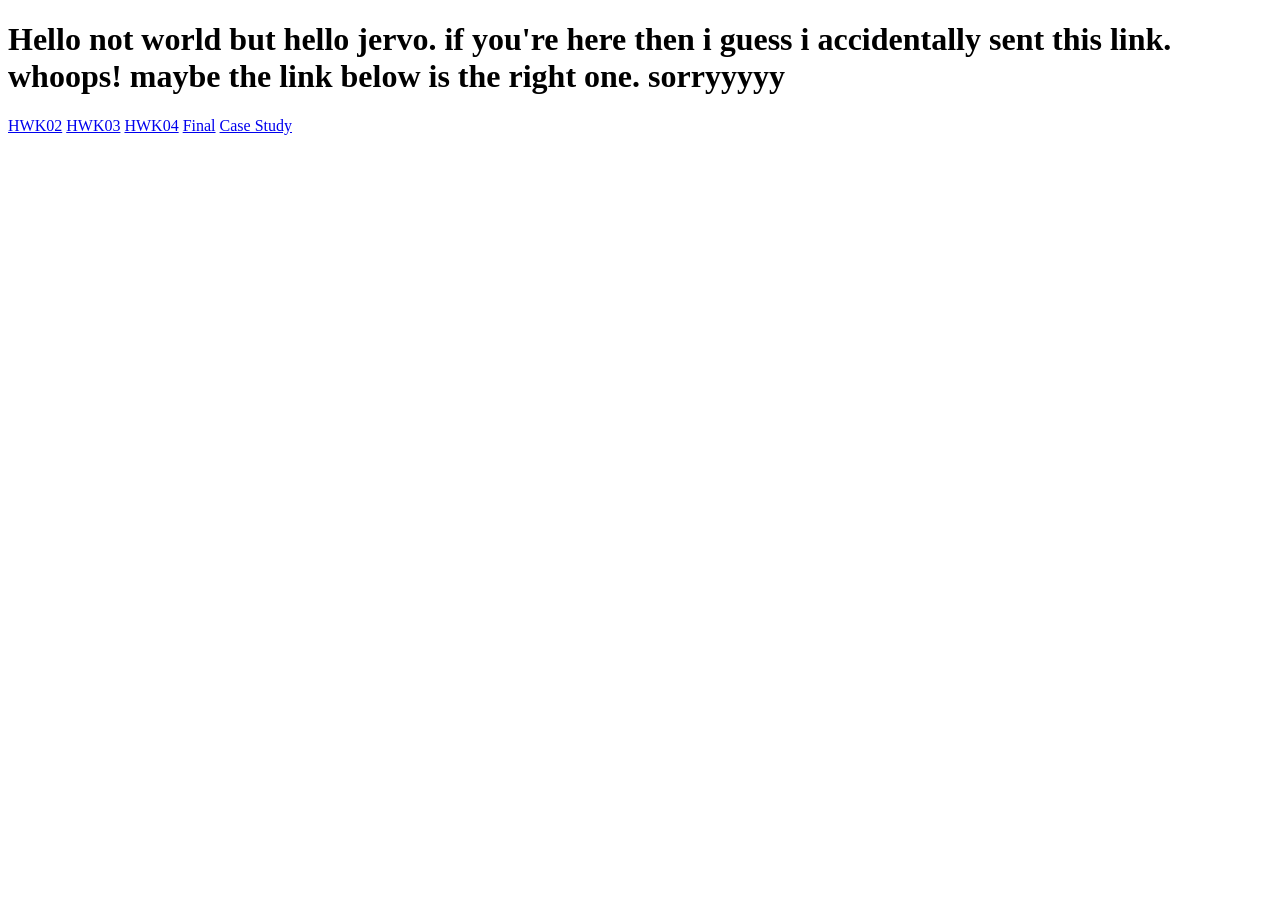
<file: index.html>
<!DOCTYPE html>
<html lang="en">
<head>
    <meta charset="UTF-8">
    <meta name="viewport" content="width=device-width, initial-scale=1.0">
    <title>Document</title>
</head>
<body>
    <h1>Hello not world but hello jervo. if you're here then i guess i accidentally sent this link. whoops! maybe the link below is the right one. sorryyyyy</h1>
    <a href="/HWK02/index.html">HWK02</a>
    <a href="/HWK03/index.html">HWK03</a>
    <a href="/HWK04/index.html">HWK04</a>
    <a href="/final/index.html">Final</a>
    <a href="/final/case-study/index.html">Case Study</a>
</body>
</html>
</file>
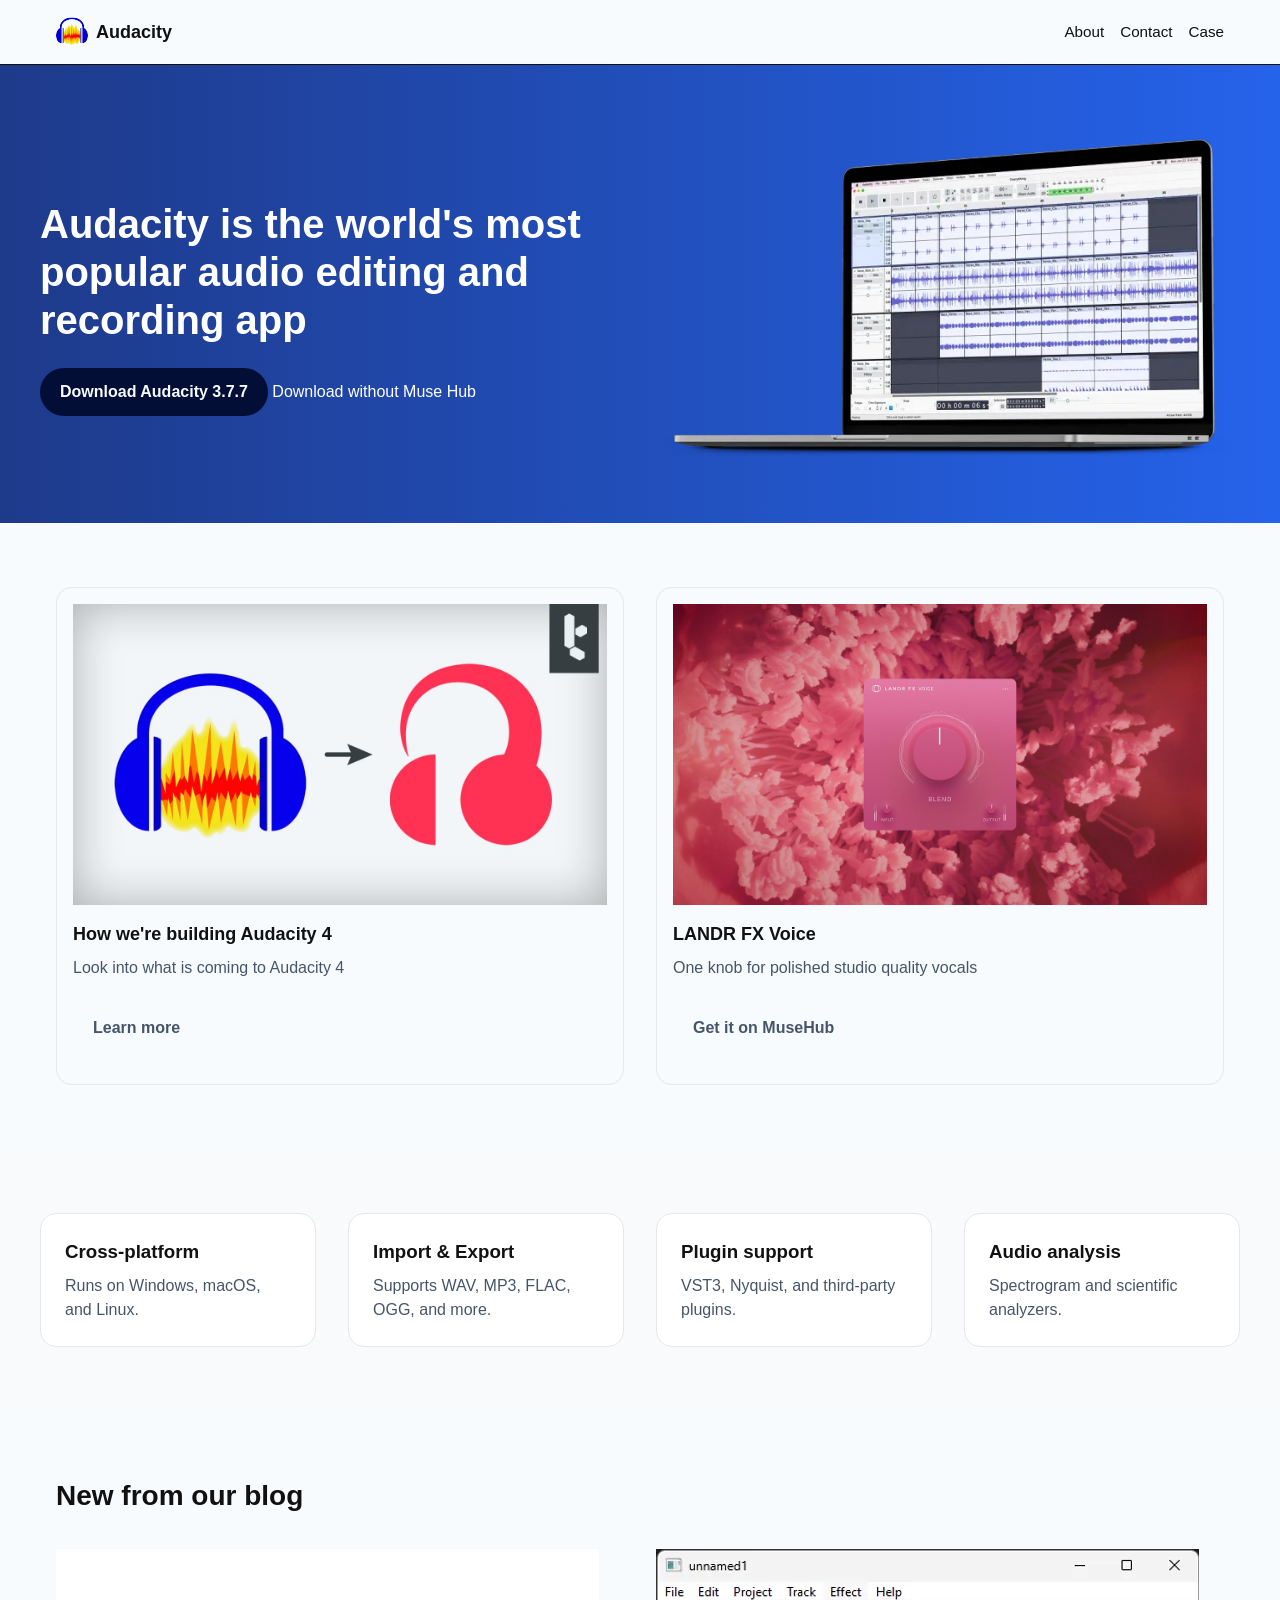
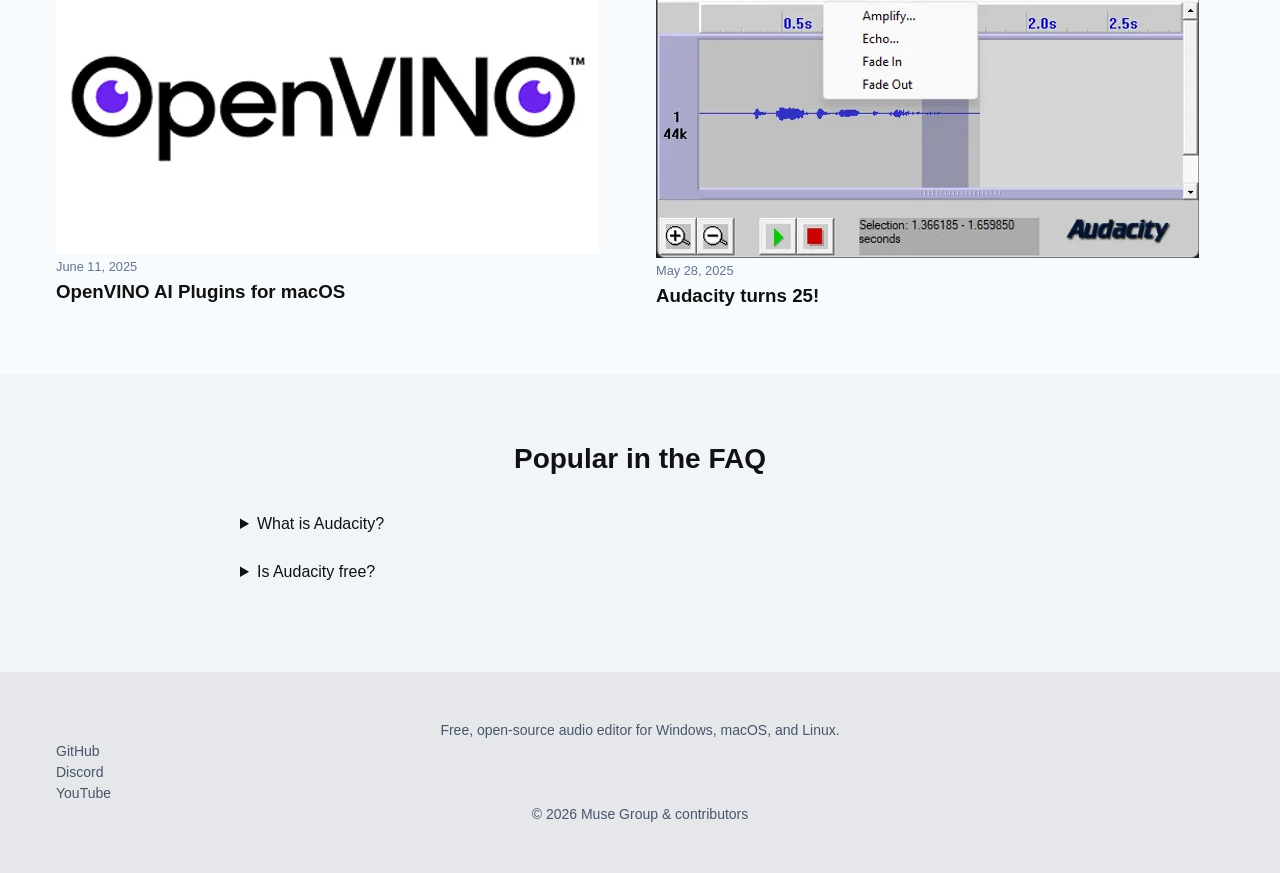
<file: Final/index.html>
<!DOCTYPE html>
<html lang="en">
<head>
  <meta charset="UTF-8" />
  <meta name="viewport" content="width=device-width, initial-scale=1" />
  <title>Final</title>

  <link rel="stylesheet" href="normalize.css"/>
  <link rel="stylesheet" href="styles.css" />

  <meta
    name="description"
    content="Audacity is the world's most popular audio editing and recording app."
  />
</head>

<body id="top">
  <a class="skip-to-content" href="#main">Skip to content</a>

  <!-- HEADER -->
  <header>
    <nav class="nav" aria-label="Primary Navigation">

      <!-- Brand -->
      <ul class="nav-left" aria-label="Brand">
        <li aria-label="Audacity Home">
          <a href="index.html">
            <img
              src="images/Audacity_Logo.DK8H7nvr.svg"
              alt="Audacity logo"
              aria-label="Hero image of a Laptop with Audacity software"
            />
            Audacity
          </a>
        </li>
      </ul>

      <!-- Main Links -->
      <!-- <ul class="nav-center" aria-label="Main Navigation Links">
        <li aria-label="About"><a href="#">About</a></li>
        <li aria-label="Contact Us"><a href="#">Contact</a></li>
      </ul> -->

      <!--REMOVEEEEEEEEEEEEEEEEEE-->
      <!-- Account Links -->
      <ul class="nav-right" aria-label="Main Navigation Links">
        <li aria-label="About"><a href="about.html">About</a></li>
        <li aria-label="Contact Us"><a href="contact.html">Contact</a></li>
        <li aria-label="Case Study"><a href="case-study/index.html">Case</a></li>
      </ul>

    </nav>
  </header>

  <!--  MAIN  -->
  <main id="main">

    <!--  HERO  -->
    <section class="hero">
      <section class="hero-content">

        <article class="hero-text">
          <h1>
            Audacity is the world's most popular audio editing and recording app
          </h1>

          <p class="button primary" href="">
            Download Audacity 3.7.7
          </p>

          <p class="text-link" href="">
            Download without Muse Hub
          </p>
        </article>

        <figure class="hero-image">
          <img
            src="images/HeroBannerImage.BT1jp_L7_AJsjM.webp"
            alt="Audacity app on a laptop"
          />
        </figure>

      </section>
    </section>

    <!--  VIDEOS  -->
    <section class="videos" aria-labelledby="videos-heading">
      <h2 id="videos-heading" class="visually-hidden">Featured Videos</h2>

      <article class="video-card">
        <img
          src="images/video-1.jpg"
          alt="How we're building Audacity 4 video thumbnail"
        />
        <h3>How we're building Audacity 4</h3>
        <p>Look into what is coming to Audacity 4</p>
        <p href="" class="button">
          Learn more
        </p>
      </article>

      <article class="video-card">
        <img
          src="images/video-2.jpg"
          alt="LANDR FX Voice plugin video thumbnail"
        />
        <h3>LANDR FX Voice</h3>
        <p>One knob for polished studio quality vocals</p>
        <p href="" class="button">
          Get it on MuseHub
        </p>
      </article>
    </section>

    <!--  FEATURES  -->
    <section class="features" aria-labelledby="features-heading">
      <h2 id="features-heading" class="visually-hidden">All you need to create</h2>

      <section class="feature-grid">
        <article class="feature-card">
          <h3>Cross-platform</h3>
          <p>Runs on Windows, macOS, and Linux.</p>
        </article>

        <article class="feature-card">
          <h3>Import & Export</h3>
          <p>Supports WAV, MP3, FLAC, OGG, and more.</p>
        </article>

        <article class="feature-card">
          <h3>Plugin support</h3>
          <p>VST3, Nyquist, and third-party plugins.</p>
        </article>

        <article class="feature-card">
          <h3>Audio analysis</h3>
          <p>Spectrogram and scientific analyzers.</p>
        </article>
      </section>
    </section>

    <!--  BLOG  -->
    <section class="blog">
      <h2>
        New from our blog
      </h2>

      <section class="blog-grid">
        <article class="blog-card">
          <img
            src="images/openvino-logo.g7zKvwM-_2plvuq.webp"
            alt="OpenVINO logo"
          />
          <small>June 11, 2025</small>
          <h3>OpenVINO AI Plugins for macOS</h3>
        </article>

        <article class="blog-card">
          <img
            src="images/audacity-0.8.BLUesJEs_8E0D4.webp"
            alt="Audacity logo"
          />
          <small>May 28, 2025</small>
          <h3>Audacity turns 25!</h3>
        </article>
      </section>
    </section>

    <!--  FAQ  -->
    <section class="faq">
      <h2>Popular in the FAQ</h2>

      <details class="faq-item">
        <summary>What is Audacity?</summary>
        <p>
          Audacity is a free, open-source audio editor for recording and editing sound.
        </p>
      </details>

      <details class="faq-item">
        <summary>Is Audacity free?</summary>
        <p>Yes. Always free and open source.</p>
      </details>
    </section>

  </main>

  <!-- FOOTER -->
  <footer aria-label="Footer">

    <section class="footer-first">
      <p class="footer-text">
        Free, open-source audio editor for Windows, macOS, and Linux.
      </p>
    </section>

    <section aria-label="Footer Navigation">

      <ul aria-label="Return to Top">
        <li aria-label="Skip to top link">
          <a href="#top" class="skip-link-footer">
            Skip to top
          </a>
        </li>
      </ul>

      <ul aria-label="Social Media Links">
        <li aria-label="GitHub"><p class="icon" href="">GitHub</p></li>
        <li aria-label="Discord"><p class="icon" href="">Discord</p></li>
        <li aria-label="YouTube"><p class="icon" href="">YouTube</p></li>
      </ul>

    </section>

    <p class="copyright">
      © 2026 Muse Group & contributors
    </p>

  </footer>

</body>
</html>
</file>
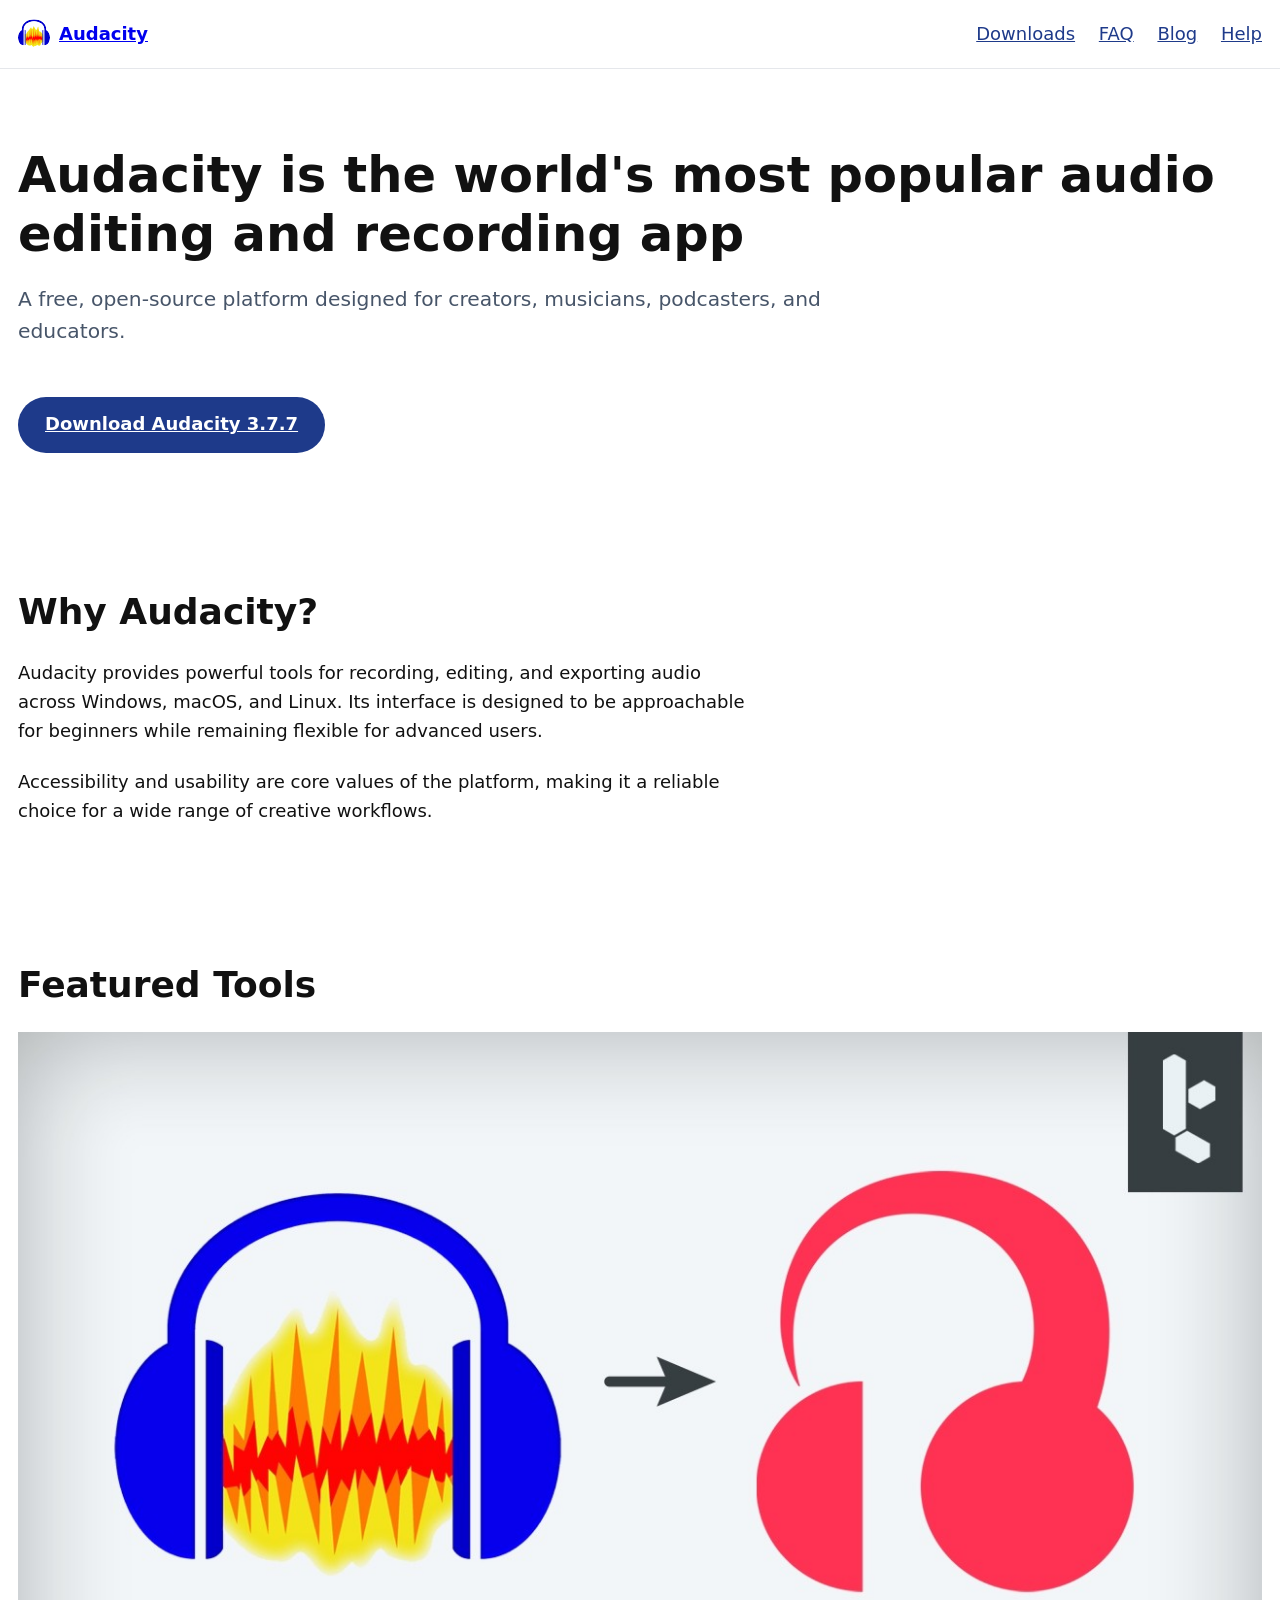
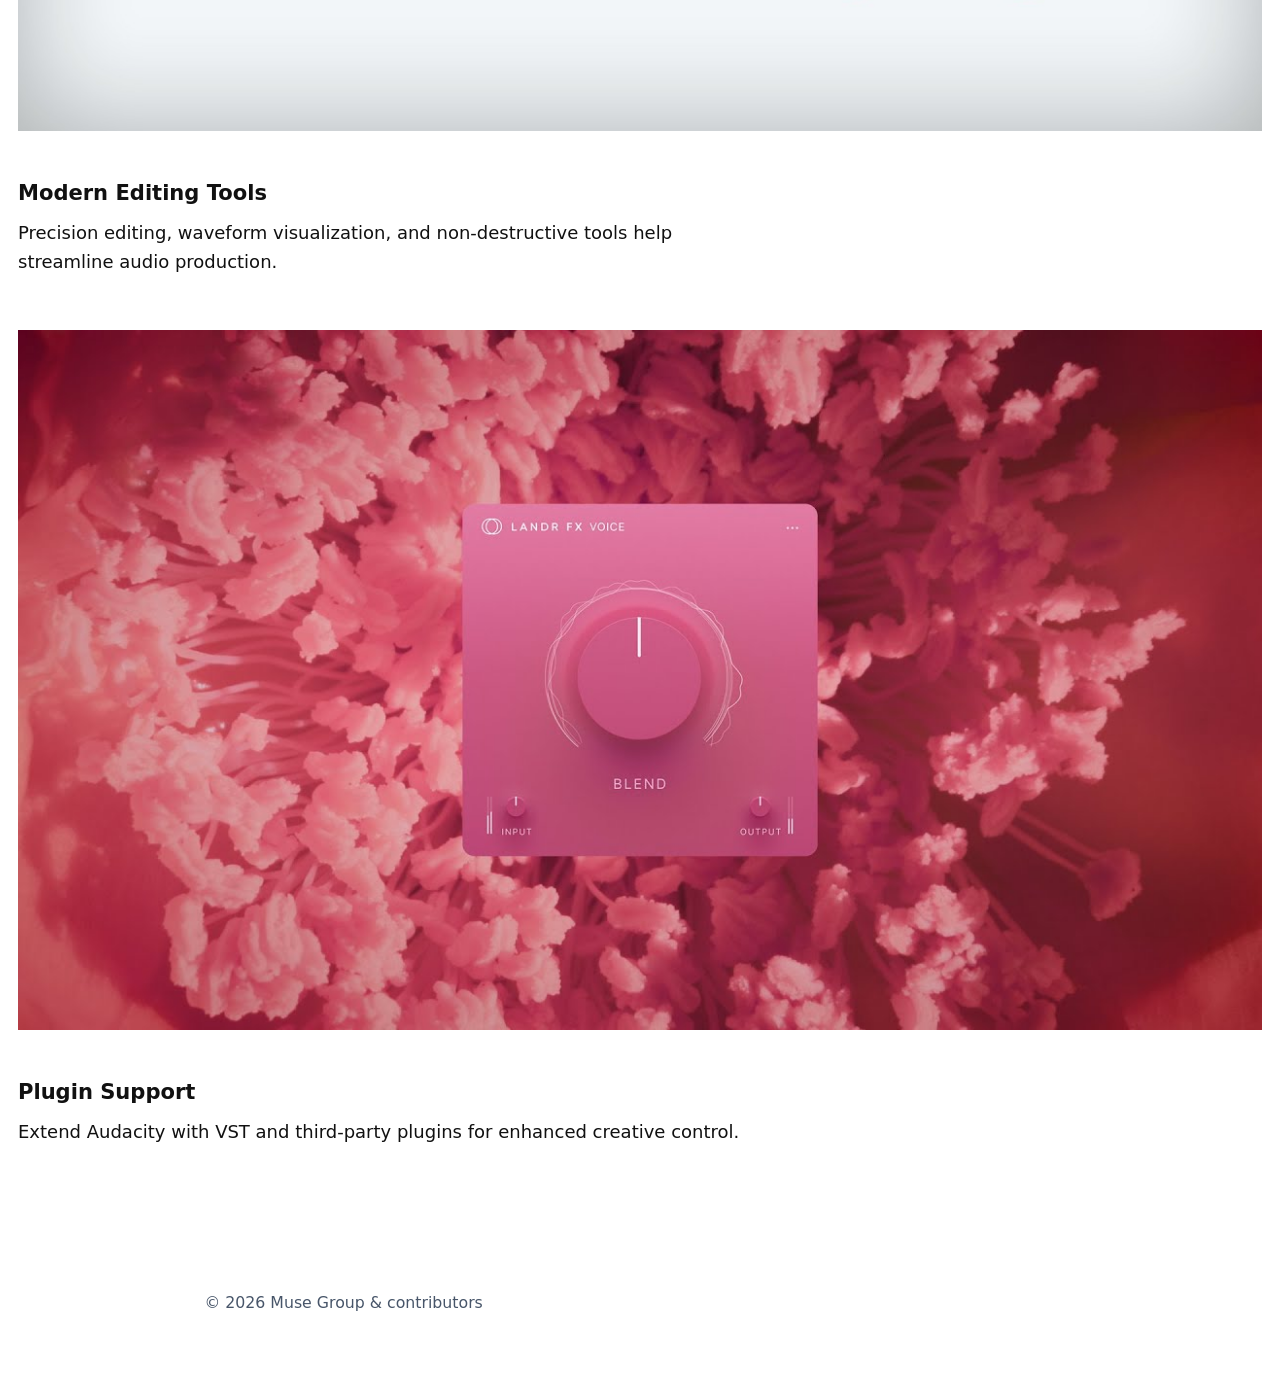
<file: HWK02/index.html>
<!DOCTYPE html>
<html lang="en">
<head>
  <meta charset="UTF-8" />
  <meta name="viewport" content="width=device-width" />

  <!--<title>Audacity ® | Free Audio editor, recorder, music making and more!</title>-->
  <title>HWK02</title>

  <link rel="stylesheet" href="styles.css" />

  <link rel="icon" href="index_files/favicon.ico" sizes="48x48" />
  <link rel="icon" href="index_files/favicon.svg" sizes="any" type="image/svg+xml" />
  <link rel="apple-touch-icon" href="index_files/apple-touch-icon.png" />

  <meta
    name="description"
    content="Audacity is the world's most popular audio editing and recording app."
  />
</head>

<body>

  <!-- Skip Navigation -->
  <a class="skip-to-content" href="#main">Skip to main content</a>

  <!-- Header -->
  <header>
    <nav class="nav">
      <a class="logo" href="#">
        <img
          src="index_files/Audacity_Logo.DK8H7nvr.svg"
          alt="Audacity logo"
        />
        <span>Audacity</span>
      </a>

      <div class="nav-links">
        <a href="#">Downloads</a>
        <a href="#">FAQ</a>
        <a href="#">Blog</a>
        <a href="#">Help</a>
      </div>
    </nav>
  </header>

  <!-- Main Content -->
  <main id="main">

    <!-- Hero -->
    <section class="hero">
      <h1>
        Audacity is the world's most popular audio editing and recording app
      </h1>

      <p class="hero-intro">
        A free, open-source platform designed for creators, musicians,
        podcasters, and educators.
      </p>

      <a href="#" class="button primary">
        Download Audacity 3.7.7
      </a>
    </section>

    <!-- Content Section -->
    <section class="content">
      <h2>Why Audacity?</h2>

      <p>
        Audacity provides powerful tools for recording, editing, and exporting
        audio across Windows, macOS, and Linux. Its interface is designed to be
        approachable for beginners while remaining flexible for advanced users.
      </p>

      <p>
        Accessibility and usability are core values of the platform, making it a
        reliable choice for a wide range of creative workflows.
      </p>
    </section>

    <!-- Media Section -->
    <section class="media">
      <h2>Featured Tools</h2>

      <article>
        <img
          src="index_files/video-1.jpg"
          alt="Preview image showing Audacity audio editing interface"
        />
        <h3>Modern Editing Tools</h3>
        <p>
          Precision editing, waveform visualization, and non-destructive tools
          help streamline audio production.
        </p>
      </article>

      <article>
        <img
          src="index_files/video-2.jpg"
          alt="Preview image of LANDR FX Voice plugin"
        />
        <h3>Plugin Support</h3>
        <p>
          Extend Audacity with VST and third-party plugins for enhanced creative
          control.
        </p>
      </article>
    </section>

  </main>

  <!-- Footer -->
  <footer>
    <p>
      © 2026 Muse Group & contributors
    </p>
  </footer>

</body>
</html>
</file>
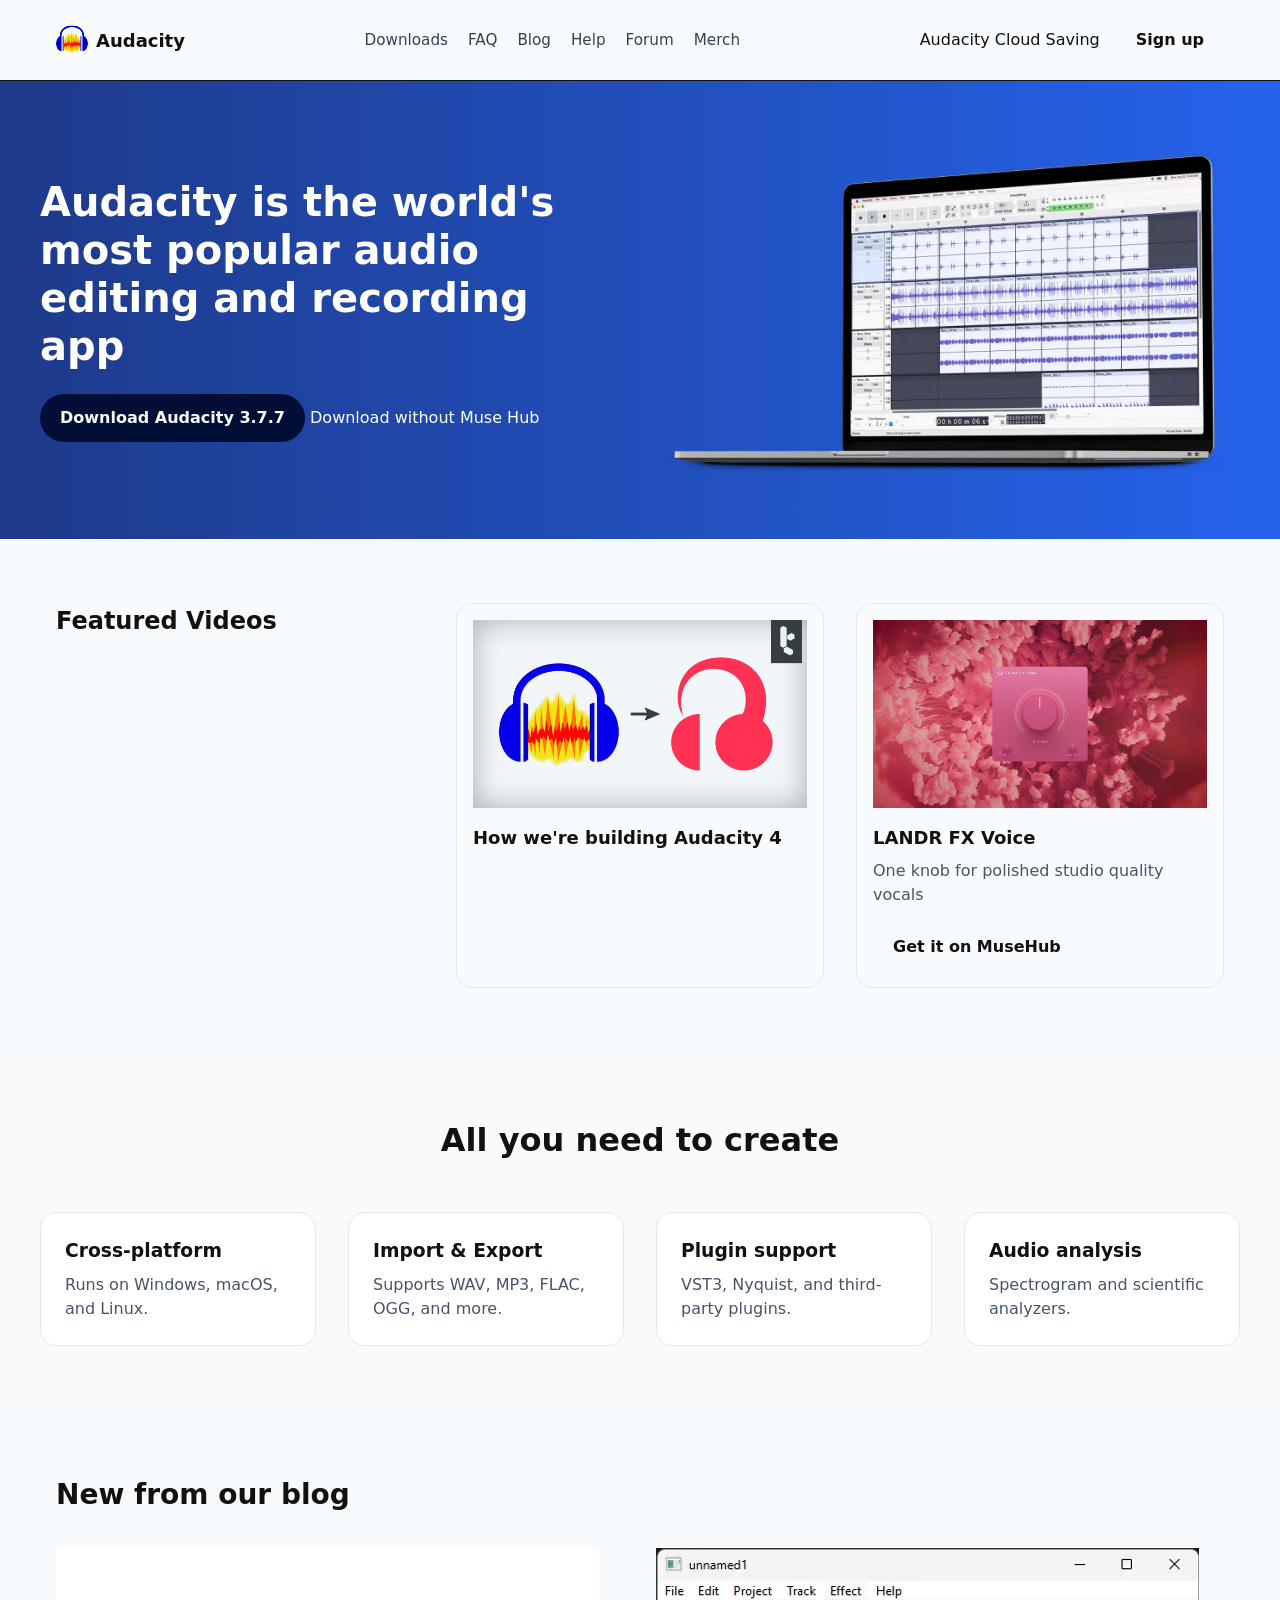
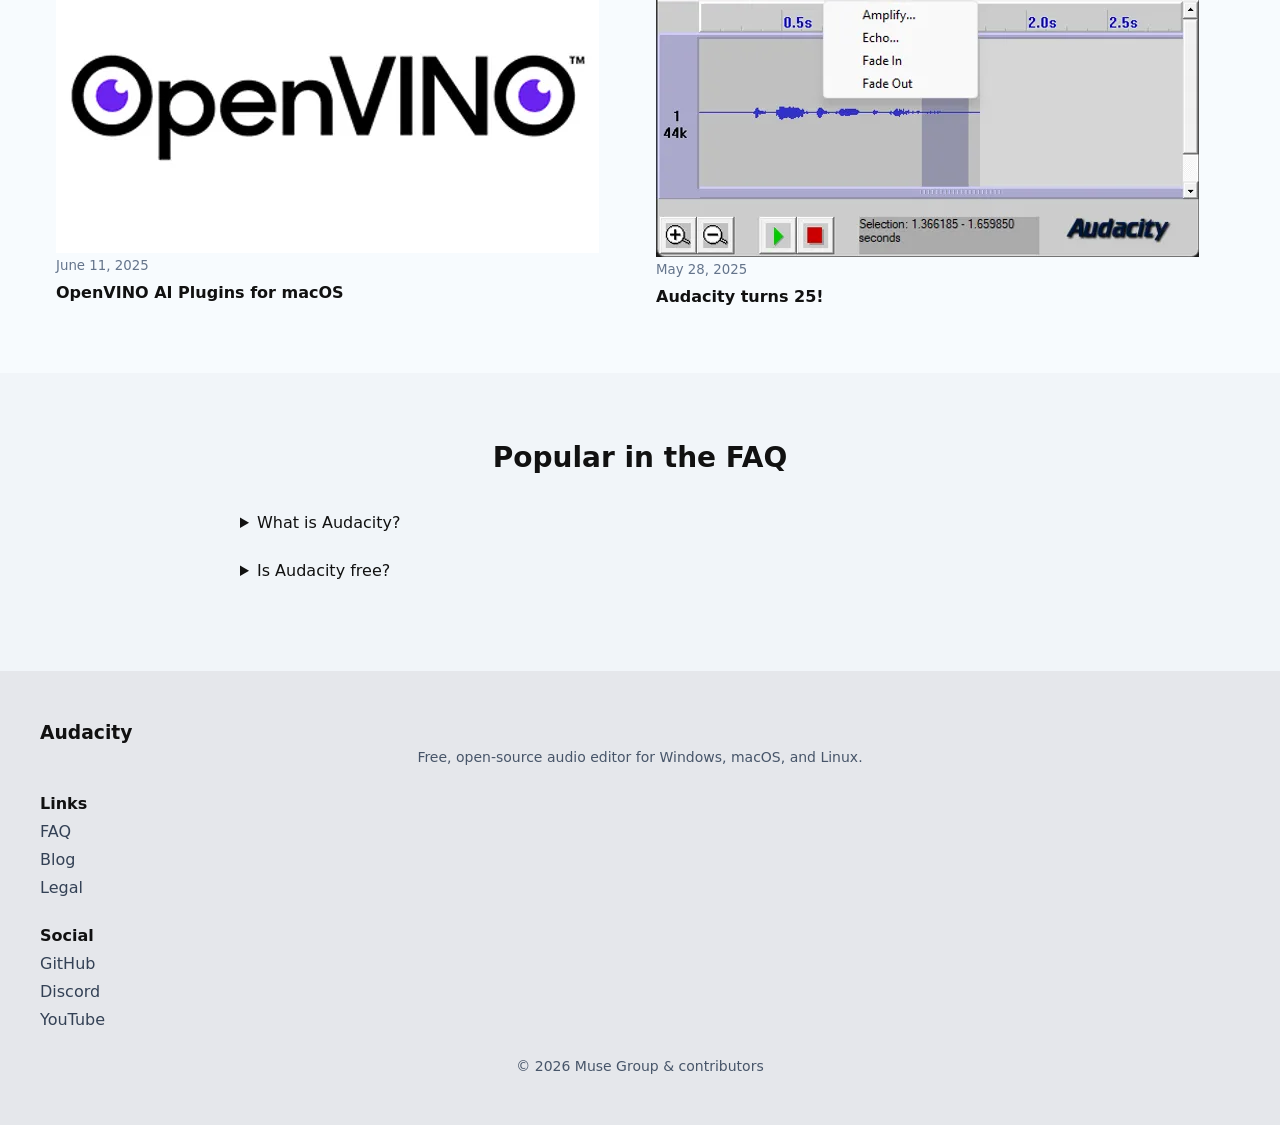
<file: HWK03/index.html>
<!DOCTYPE html>
<html lang="en">
<head>
  <meta charset="UTF-8" />
  <meta name="viewport" content="width=device-width, initial-scale=1" />

  <!--<title>Audacity ® | Free Audio editor, recorder, music making and more!</title>-->
  <title>HWK03</title>

  <link rel="stylesheet" href="styles.css" />

  <link rel="icon" href="index_files/favicon.ico" sizes="48x48" />
  <link rel="icon" href="index_files/favicon.svg" sizes="any" type="image/svg+xml" />
  <link rel="apple-touch-icon" href="index_files/apple-touch-icon.png" />

  <meta
    name="description"
    content="Audacity is the world's most popular audio editing and recording app."
  />
</head>

<body>
  <a class="skip-to-content" href="#main">Skip to content</a>

  <!--  HEADER  -->
  <header>
    <nav class="nav" aria-label="Primary Navigation">

      <ul class="nav-left">
        <li>
          <a href="/">
            <img
              src="index_files/Audacity_Logo.DK8H7nvr.svg"
              alt="Audacity logo"
            />
            <span>Audacity</span>
          </a>
        </li>
      </ul>

      <ul class="nav-center">
        <li><a href="#">Downloads</a></li>
        <li><a href="#">FAQ</a></li>
        <li><a href="#">Blog</a></li>
        <li><a href="#">Help</a></li>
        <li><a href="#">Forum</a></li>
        <li><a href="#">Merch</a></li>
      </ul>

      <ul class="nav-right">
        <li><a href="#">Audacity Cloud Saving</a></li>
        <li>
          <a href="#" class="button">
            Sign up
          </a>
        </li>
      </ul>

    </nav>
  </header>

  <!--  MAIN  -->
  <main id="main">

    <!--  HERO  -->
    <section class="hero">
      <div class="hero-content">

        <article class="hero-text">
          <h1>
            Audacity is the world's most popular audio editing and recording app
          </h1>

          <a class="button primary" href="#">
            Download Audacity 3.7.7
          </a>

          <a class="text-link" href="#">
            Download without Muse Hub
          </a>
        </article>

        <figure class="hero-image">
          <img
            src="index_files/HeroBannerImage.BT1jp_L7_AJsjM.webp"
            alt="Audacity app on a laptop"
          />
        </figure>

      </div>
    </section>

    <!-- VIDEOS -->
    <section class="videos" aria-labelledby="videos-heading">
      <h2 id="videos-heading" class="visually-hidden">Featured Videos</h2>

      <article class="video-card">
        <img
          src="index_files/video-1.jpg"
          alt="How we're building Audacity 4 video thumbnail"
        />
        <h3>How we're building Audacity 4</h3>
      </article>

      <article class="video-card">
        <img
          src="index_files/video-2.jpg"
          alt="LANDR FX Voice plugin video thumbnail"
        />
        <h3>LANDR FX Voice</h3>
        <p>One knob for polished studio quality vocals</p>
        <a href="https://www.musehub.com/plugin/landr-fx-voice" class="button">
          Get it on MuseHub
        </a>
      </article>
    </section>

    <!-- FEATURES -->
    <section class="features">
      <h2>All you need to create</h2>

      <div class="feature-grid">
        <article class="feature-card">
          <h3>Cross-platform</h3>
          <p>Runs on Windows, macOS, and Linux.</p>
        </article>

        <article class="feature-card">
          <h3>Import & Export</h3>
          <p>Supports WAV, MP3, FLAC, OGG, and more.</p>
        </article>

        <article class="feature-card">
          <h3>Plugin support</h3>
          <p>VST3, Nyquist, and third-party plugins.</p>
        </article>

        <article class="feature-card">
          <h3>Audio analysis</h3>
          <p>Spectrogram and scientific analyzers.</p>
        </article>
      </div>
    </section>

    <!--  BLOG  -->
    <section class="blog">
      <h2>
        New from our <a href="#">blog</a>
      </h2>

      <div class="blog-grid">
        <article class="blog-card">
          <img
            src="index_files/openvino-logo.g7zKvwM-_2plvuq.webp"
            alt="OpenVINO logo"
          />
          <small>June 11, 2025</small>
          <h4>OpenVINO AI Plugins for macOS</h4>
        </article>

        <article class="blog-card">
          <img
            src="index_files/audacity-0.8.BLUesJEs_8E0D4.webp"
            alt="Audacity logo"
          />
          <small>May 28, 2025</small>
          <h4>Audacity turns 25!</h4>
        </article>
      </div>
    </section>

    <!--  FAQ  -->
    <section class="faq">
      <h2>Popular in the FAQ</h2>

      <details class="faq-item">
        <summary>What is Audacity?</summary>
        <p>
          Audacity is a free, open-source audio editor for recording and editing sound.
        </p>
      </details>

      <details class="faq-item">
        <summary>Is Audacity free?</summary>
        <p>
          Yes. Always free and open source.
        </p>
      </details>
    </section>

  </main>

  <!--  FOOTER  -->
  <footer role="contentinfo">
    <div class="footer-about">
      <h3>Audacity</h3>
      <p>
        Free, open-source audio editor for Windows, macOS, and Linux.
      </p>
    </div>

    <div class="footer-links">
      <h4>Links</h4>
      <a href="#">FAQ</a>
      <a href="#">Blog</a>
      <a href="#">Legal</a>
    </div>

    <div class="footer-social">
      <h4>Social</h4>
      <a href="#">GitHub</a>
      <a href="#">Discord</a>
      <a href="#">YouTube</a>
    </div>

    <p class="copyright">
      © 2026 Muse Group & contributors
    </p>
  </footer>

</body>
</html>
</file>
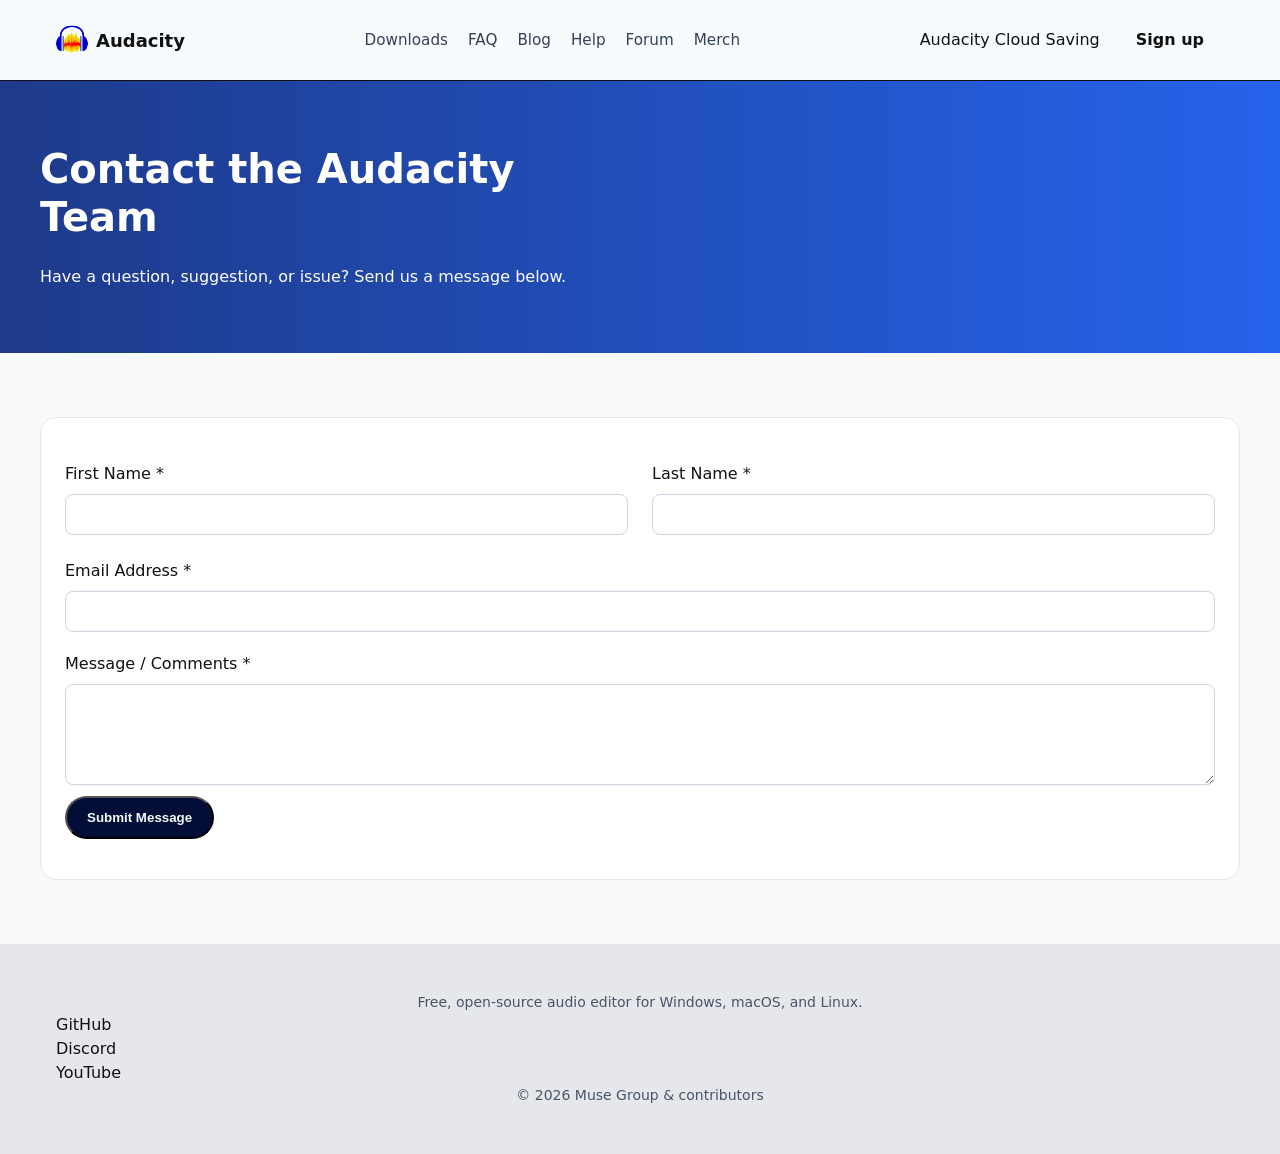
<file: HWK04/index.html>
<!DOCTYPE html>
<html lang="en">
<head>
  <meta charset="UTF-8" />
  <meta name="viewport" content="width=device-width, initial-scale=1" />
  <!--<title>Contact | Audacity</title>-->
  <title>HWK04</title>

  <link rel="stylesheet" href="styles.css" />
  
</head>

<body id="top">

  <a class="skip-to-content" href="#main">Skip to content</a>

  <!-- HEADER -->
  <header>
    <nav class="nav" aria-label="Primary Navigation">

      <ul class="nav-left" aria-label="Brand">
        <li aria-label="Audacity Home">
          <a href="index.html">
            <img
              src="index_files/Audacity_Logo.DK8H7nvr.svg"
              alt="Audacity logo"
            />
            Audacity
          </a>
        </li>
      </ul>

      <ul class="nav-center" aria-label="Main Navigation Links">
        <li aria-label="Downloads"><a href="#">Downloads</a></li>
        <li aria-label="Frequently Asked Questions"><a href="#">FAQ</a></li>
        <li aria-label="Blog"><a href="#">Blog</a></li>
        <li aria-label="Help"><a href="#">Help</a></li>
        <li aria-label="Forum"><a href="#">Forum</a></li>
        <li aria-label="Merchandise"><a href="#">Merch</a></li>
      </ul>

      <ul class="nav-right" aria-label="Account and User Links">
        <li aria-label="Audacity Cloud Saving">
          <a href="#">Audacity Cloud Saving</a>
        </li>
        <li aria-label="Sign Up">
          <a href="#" class="button">Sign up</a>
        </li>
      </ul>

    </nav>
  </header>

  <!-- MAIN -->
  <main id="main">

    <!-- HERO (exact same structure as index) -->
    <section class="hero">
      <section class="hero-content">

        <article class="hero-text">
          <h1>Contact the Audacity Team</h1>

          <p>
            Have a question, suggestion, or issue? Send us a message below.
          </p>
        </article>

      </section>
    </section>

    <!-- CONTACT FORM SECTION -->
    <section class="features">
      <section class="feature-grid">

        <article class="feature-card">

          <form id="contact-form" novalidate>

            <section class="form-row">

              <section class="form-field">
                <label for="first-name">
                  First Name <span aria-label="required">*</span>
                </label>
                <input
                  type="text"
                  id="first-name"
                  name="first-name"
                  required
                  aria-required="true"
                  aria-describedby="first-error"
                  autocomplete="given-name"
                />
                <p id="first-error" class="error-message" role="alert"></p>
              </section>

              <section class="form-field">
                <label for="last-name">
                  Last Name <span aria-label="required">*</span>
                </label>
                <input
                  type="text"
                  id="last-name"
                  name="last-name"
                  required
                  aria-required="true"
                  aria-describedby="last-error"
                  autocomplete="family-name"
                />
                <p id="last-error" class="error-message" role="alert"></p>
              </section>

            </section>

            <section class="form-field">
              <label for="email">
                Email Address <span aria-label="required">*</span>
              </label>
              <input
                type="email"
                id="email"
                name="email"
                required
                aria-required="true"
                aria-describedby="email-error"
                autocomplete="email"
              />
              <p id="email-error" class="error-message" role="alert"></p>
            </section>

            <section class="form-field">
              <label for="message">
                Message / Comments <span aria-label="required">*</span>
              </label>
              <textarea
                id="message"
                name="message"
                rows="5"
                required
                aria-required="true"
                aria-describedby="message-error"
              ></textarea>
              <p id="message-error" class="error-message" role="alert"></p>
            </section>

            <button type="submit" class="button primary">
              Submit Message
            </button>

            <p id="form-success" class="success-message"></p>

          </form>

        </article>

      </section>
    </section>

  </main>

  <!-- FOOTER -->
  <footer aria-label="Footer">

    <section class="footer-first">
      <p class="footer-text">
        Free, open-source audio editor for Windows, macOS, and Linux.
      </p>
    </section>

    <section aria-label="Footer Navigation">

      <ul aria-label="Return to Top">
        <li aria-label="Skip to top link">
          <a href="#top" class="skip-link-footer">
            Skip to top
          </a>
        </li>
      </ul>

      <ul aria-label="Social Media Links">
        <li aria-label="GitHub"><a class="icon" href="#">GitHub</a></li>
        <li aria-label="Discord"><a class="icon" href="#">Discord</a></li>
        <li aria-label="YouTube"><a class="icon" href="#">YouTube</a></li>
      </ul>

    </section>

    <p class="copyright">
      © 2026 Muse Group & contributors
    </p>

  </footer>

  <script src="contact.js"></script>

</body>
</html>
</file>
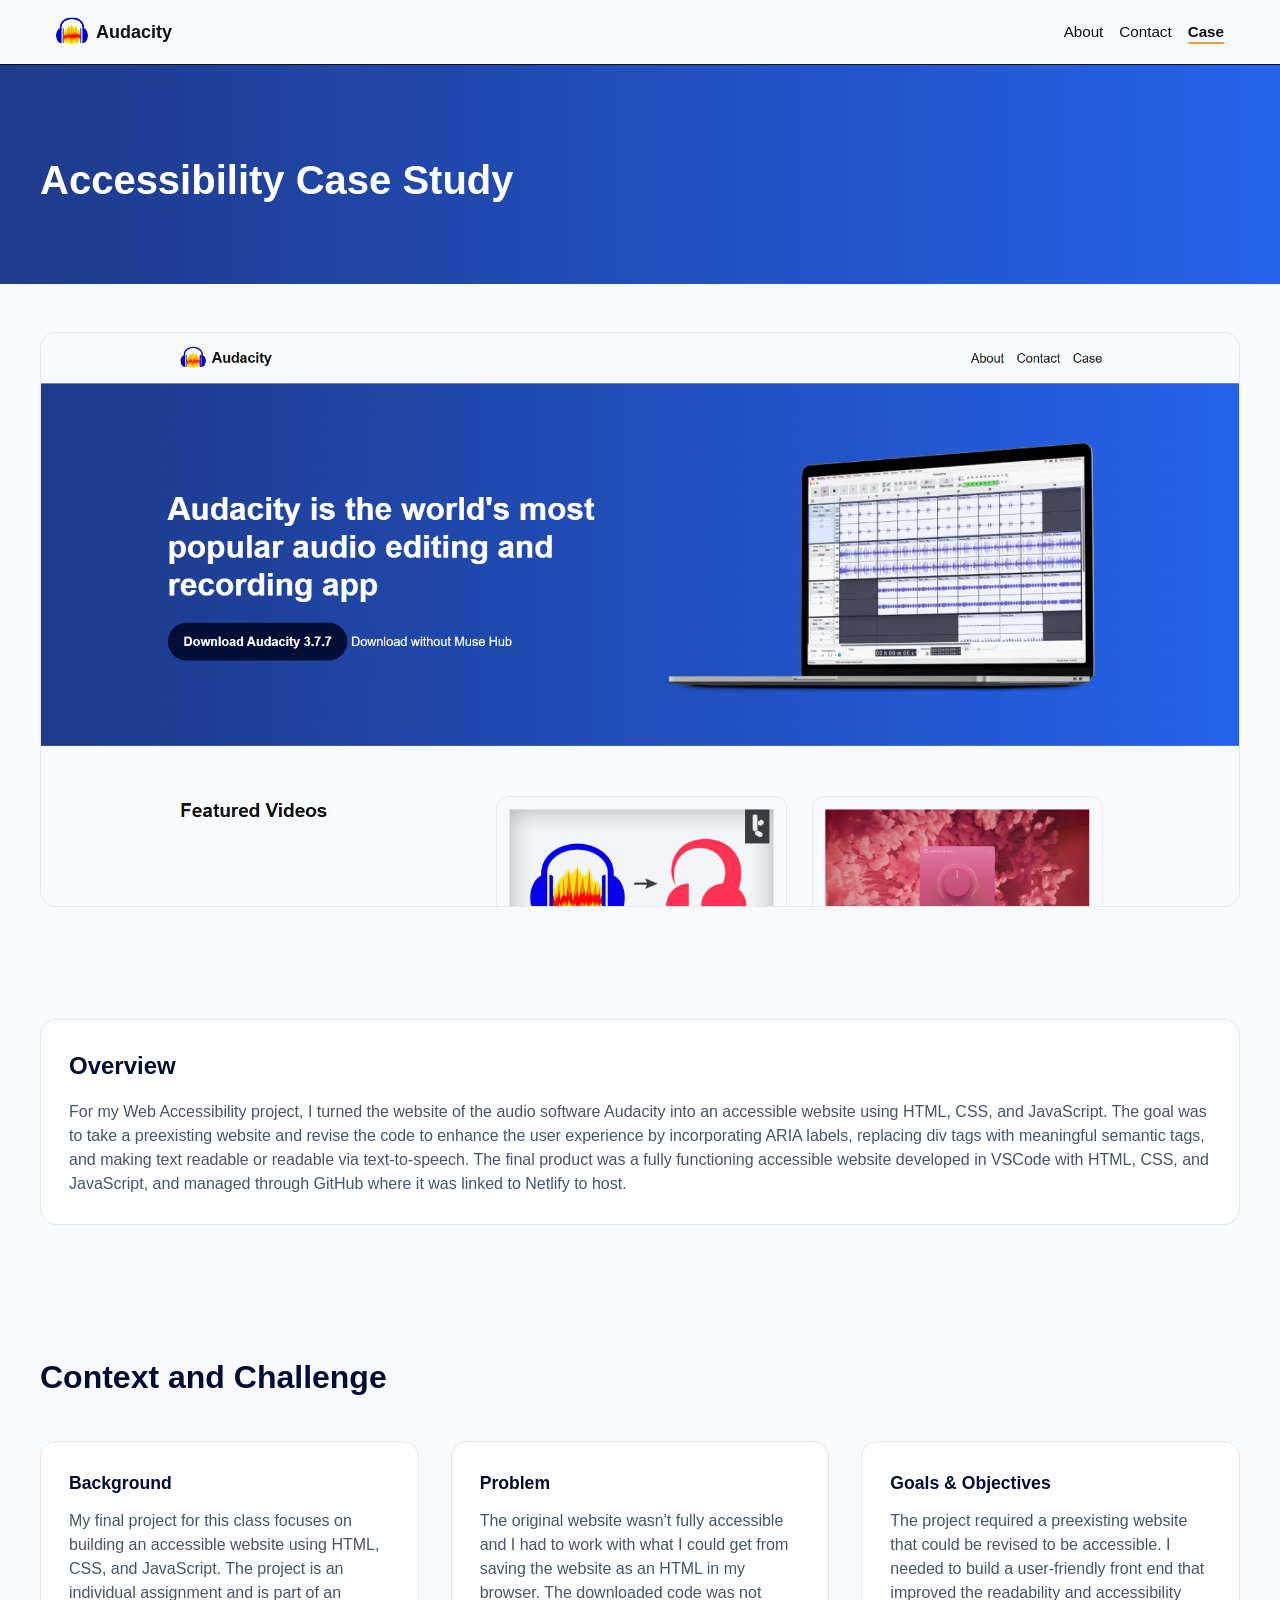
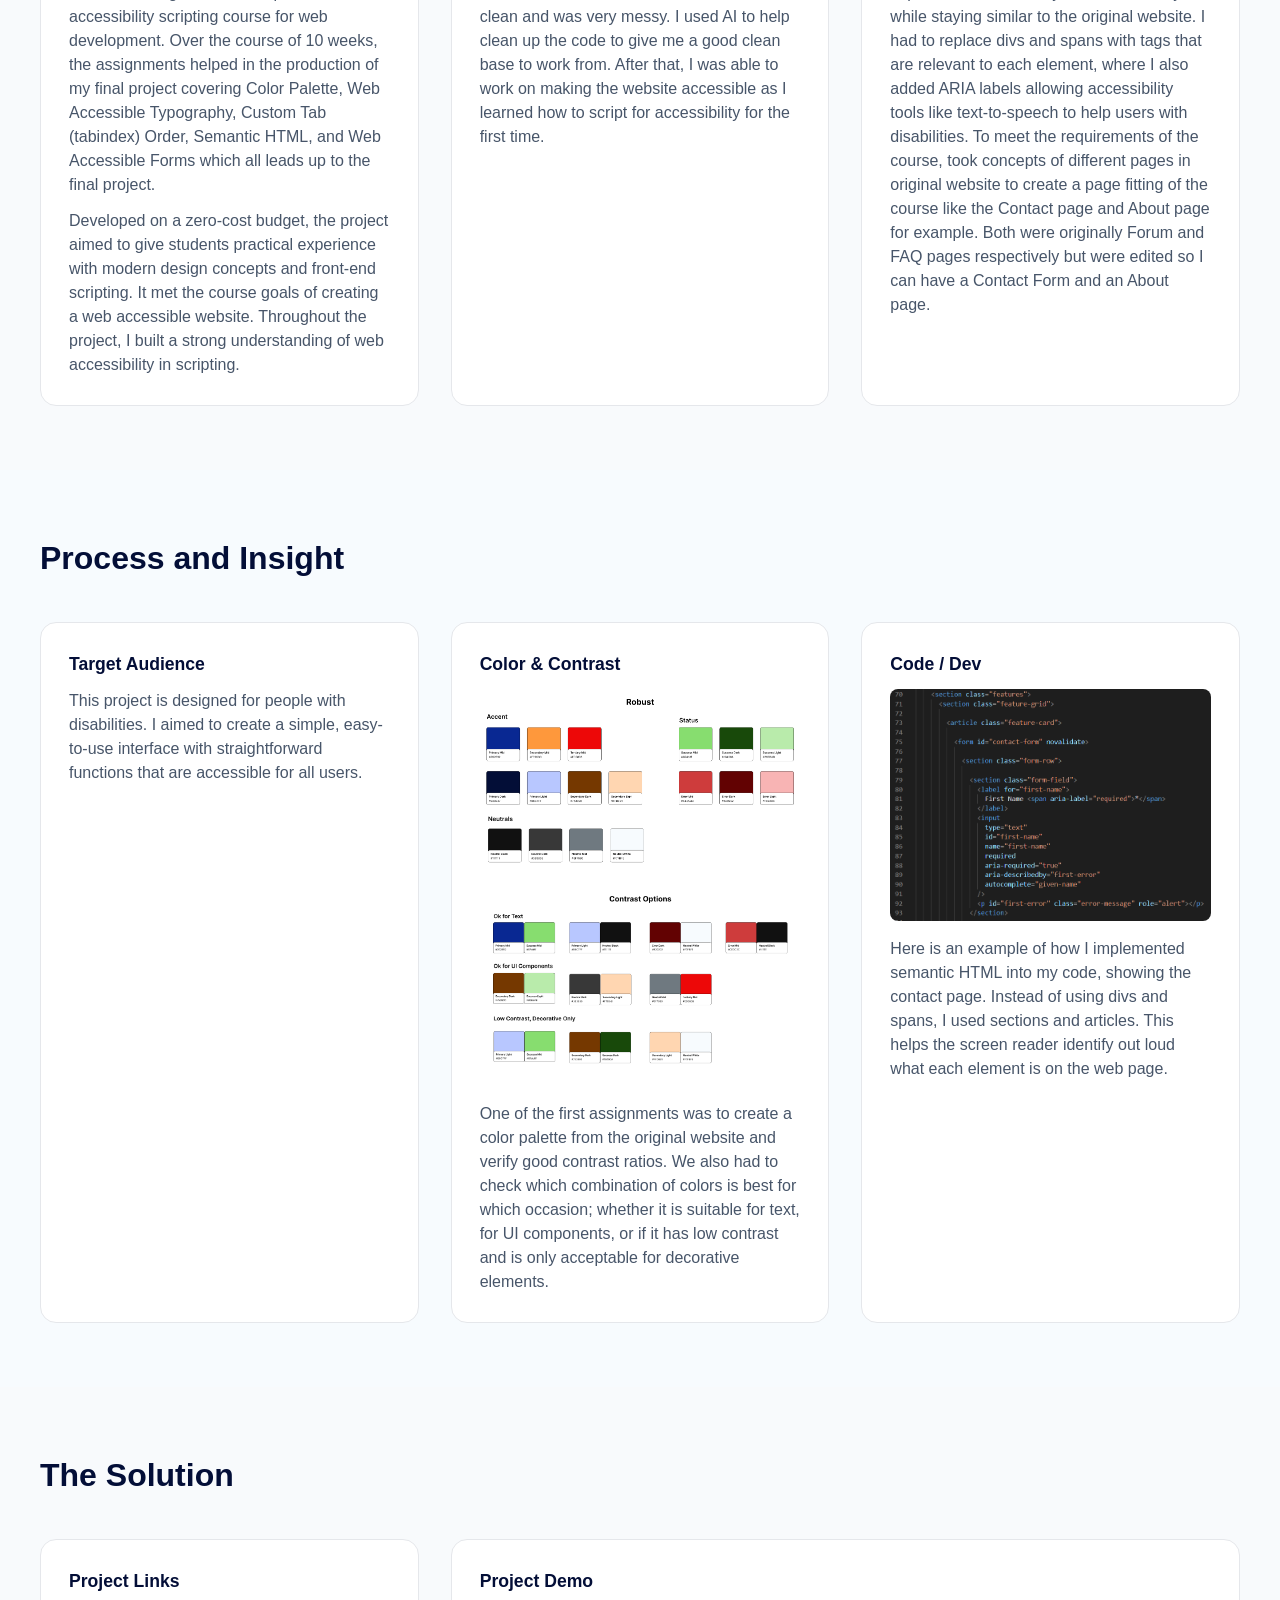
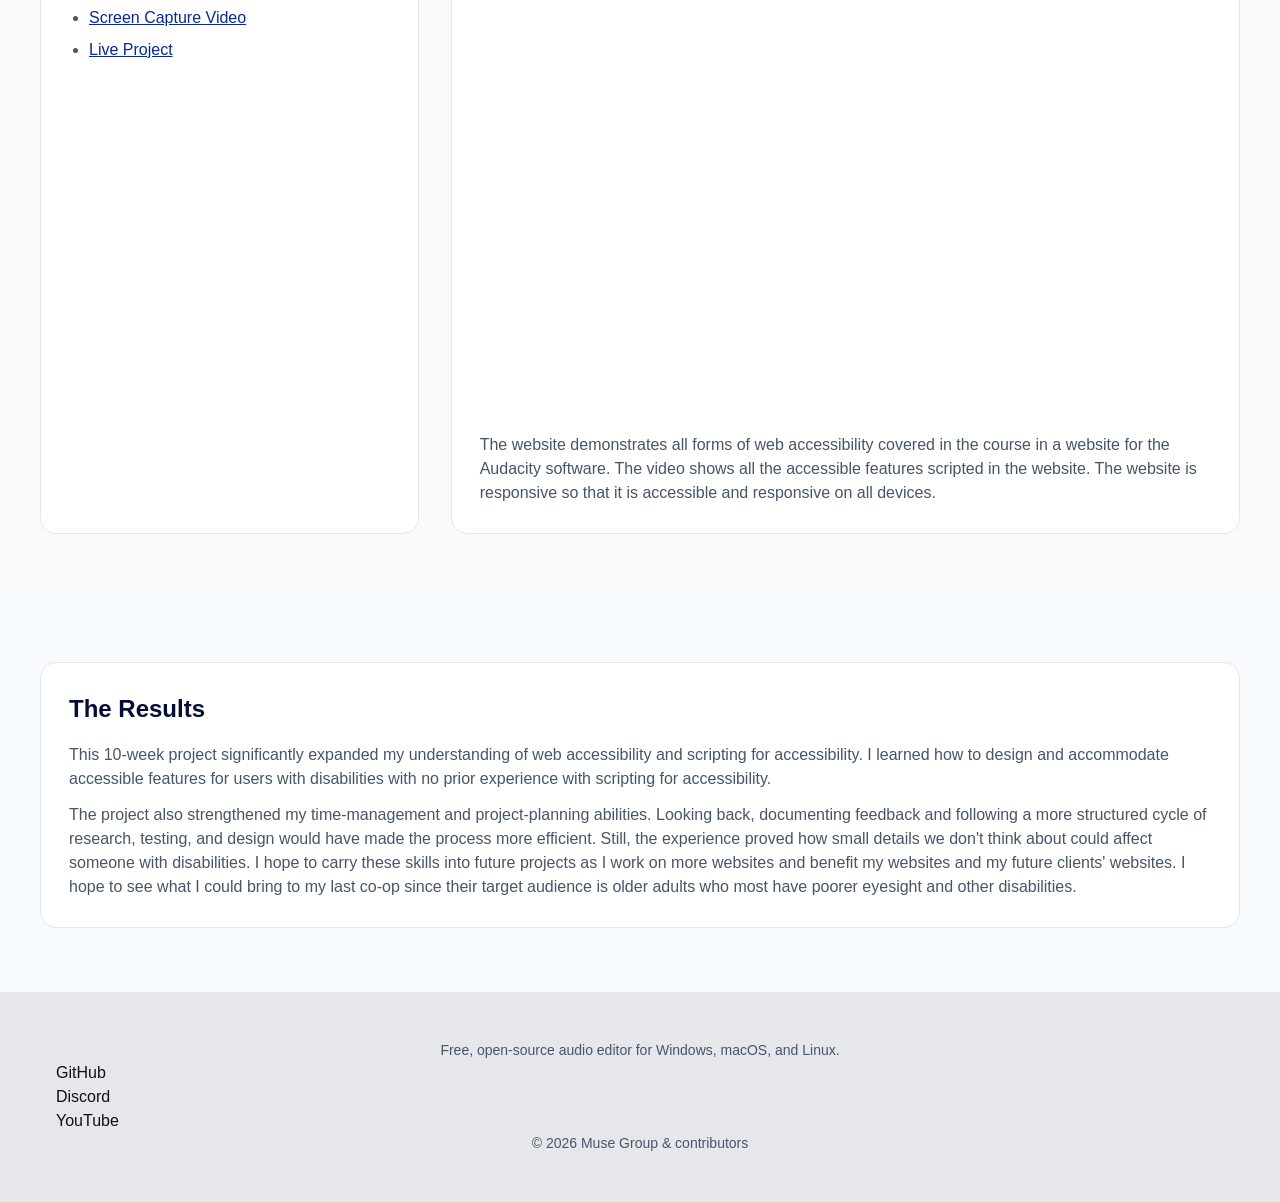
<file: Final/case-study/index.html>
<!DOCTYPE html>
<html lang="en">
<head>
    <meta charset="UTF-8">
    <meta name="viewport" content="width=device-width, initial-scale=1.0">
    <link rel="stylesheet" href="../normalize.css">
    <link rel="stylesheet" href="style.css">
    <title>Case Study</title>
</head>

<body id="top">
 
  <a class="skip-to-content" href="#main">Skip to content</a>
 
  <!-- HEADER -->
  <header>
    <nav class="nav" aria-label="Primary Navigation">
 
      <ul class="nav-left" aria-label="Brand">
        <li aria-label="Audacity Home">
          <a href="../index.html">
            <img
              src="../images/Audacity_Logo.DK8H7nvr.svg"
              alt="Audacity logo"
            />
            Audacity
          </a>
        </li>
      </ul>
 
      <ul class="nav-right" aria-label="Main Navigation Links">
        <li aria-label="About"><a href="../about.html">About</a></li>
        <li aria-label="Contact Us"><a href="../contact.html">Contact</a></li>
        <li aria-label="Case Study"><a href="case-study.html" aria-current="page">Case</a></li>
      </ul>
 
    </nav>
  </header>
 
  <!-- MAIN -->
  <main id="main">
 
    <!-- HERO -->
    <section class="hero" aria-labelledby="hero-heading">
      <section class="hero-content">
        <article class="hero-text">
          <h1 id="hero-heading">Accessibility Case Study</h1>
        </article>
      </section>
    </section>
 
    <!-- HERO IMAGE -->
    <section class="case-hero-image" aria-label="Case Study Hero Image">
      <figure>
        <img
          src="images/hero_casestudy.png"
          alt="Hero image of the Audacity accessibility project"
        />
      </figure>
    </section>
 
    <!-- OVERVIEW -->
    <section class="case-section" aria-labelledby="overview-heading">
      <article class="case-card case-card--full">
        <h2 id="overview-heading">Overview</h2>
        <p>
          For my Web Accessibility project, I turned the website of the audio software
          Audacity into an accessible website using HTML, CSS, and JavaScript. The goal
          was to take a preexisting website and revise the code to enhance the user
          experience by incorporating ARIA labels, replacing div tags with meaningful
          semantic tags, and making text readable or readable via text-to-speech. The
          final product was a fully functioning accessible website developed in VSCode
          with HTML, CSS, and JavaScript, and managed through GitHub where it was linked
          to Netlify to host.
        </p>
      </article>
    </section>
 
    <!-- CONTEXT AND CHALLENGE -->
    <section class="case-section case-section--alt" aria-labelledby="context-heading">
      <h2 id="context-heading" class="case-section-title">Context and Challenge</h2>
 
      <section class="case-grid" aria-label="Context and Challenge Details">
 
        <article class="case-card" aria-labelledby="background-heading">
          <h3 id="background-heading">Background</h3>
          <p>
            My final project for this class focuses on building an accessible website
            using HTML, CSS, and JavaScript. The project is an individual assignment and
            is part of an accessibility scripting course for web development. Over the
            course of 10 weeks, the assignments helped in the production of my final
            project covering Color Palette, Web Accessible Typography, Custom Tab
            (tabindex) Order, Semantic HTML, and Web Accessible Forms which all leads up
            to the final project.
          </p>
          <p>
            Developed on a zero-cost budget, the project aimed to give students
            practical experience with modern design concepts and front-end scripting. It
            met the course goals of creating a web accessible website. Throughout the
            project, I built a strong understanding of web accessibility in scripting.
          </p>
        </article>
 
        <article class="case-card" aria-labelledby="problem-heading">
          <h3 id="problem-heading">Problem</h3>
          <p>
            The original website wasn't fully accessible and I had to work with what I
            could get from saving the website as an HTML in my browser. The downloaded code
            was not clean and was very messy. I used AI to help clean up the code to
            give me a good clean base to work from. After that, I was able to work on
            making the website accessible as I learned how to script for accessibility
            for the first time.
          </p>
        </article>
 
        <article class="case-card" aria-labelledby="goals-heading">
          <h3 id="goals-heading">Goals &amp; Objectives</h3>
          <p>
            The project required a preexisting website that could be revised to be
            accessible. I needed to build a user-friendly front end that improved
            the readability and accessibility while staying similar to the original website.
            I had to replace divs and spans with tags that are relevant to each element,
            where I also added ARIA labels allowing accessibility tools like
            text-to-speech to help users with disabilities. To meet the requirements of the course, 
            took concepts of different pages in original website to create a page fitting of the course 
            like the Contact page and About page for example. Both were originally Forum and FAQ pages respectively 
            but were edited so I can have a Contact Form and an About page.
          </p>
        </article>
 
      </section>
    </section>
 
    <!-- PROCESS AND INSIGHT -->
    <section class="case-section" aria-labelledby="process-heading">
      <h2 id="process-heading" class="case-section-title">Process and Insight</h2>
 
      <section class="case-grid" aria-label="Process and Insight Details">
 
        <article class="case-card" aria-labelledby="audience-heading">
          <h3 id="audience-heading">Target Audience</h3>
          <p>
            This project is designed for people with disabilities. I aimed to create a
            simple, easy-to-use interface with straightforward functions that are
            accessible for all users.
          </p>
        </article>
 
        <article class="case-card case-card--media" aria-labelledby="color-heading">
          <h3 id="color-heading">Color &amp; Contrast</h3>
          <figure>
            <img
              src="images/color_robust.png"
              alt="Color palette used in the project showing accessible color combinations"
            />
          </figure>
          <figure>
            <img
              src="images/color_contrast_options.png"
              alt="Color contrast options chart showing which combinations are suitable for text, UI components, or decoration only"
            />
          </figure>
          <p>
            One of the first assignments was to create a color palette from the original
            website and verify good contrast ratios. We also had to check which
            combination of colors is best for which occasion; whether it is suitable
            for text, for UI components, or if it has low contrast and is only acceptable
            for decorative elements.
          </p>
        </article>
 
        <article class="case-card case-card--media" aria-labelledby="code-heading">
          <h3 id="code-heading">Code / Dev</h3>
          <figure>
            <img
              src="images/code_section.png"
              alt="Screenshot of semantic HTML code from the contact page showing sections and articles instead of divs"
            />
          </figure>
          <p>
            Here is an example of how I implemented semantic HTML into my code, showing
            the contact page. Instead of using divs and spans, I used sections and
            articles. This helps the screen reader identify out loud what each element
            is on the web page.
          </p>
        </article>
 
      </section>
    </section>
 
    <!-- THE SOLUTION -->
    <section class="case-section case-section--alt" aria-labelledby="solution-heading">
      <h2 id="solution-heading" class="case-section-title">The Solution</h2>
 
      <section class="case-grid" aria-label="Solution Links and Demo">
 
        <article class="case-card" aria-labelledby="links-heading">
          <h3 id="links-heading">Project Links</h3>
          <ul aria-label="External project links">
            <li>
              <a
                href="https://vimeo.com/1172797053?share=copy&fl=sv&fe=ci"
                target="_blank"
                rel="noopener noreferrer"
                aria-label="Screen capture video link (opens in new tab)"
              >
                Screen Capture Video
              </a>
            </li>
            <li>
              <a
                href="../index.html"
                aria-label="Live project link"
              >
                Live Project
              </a>
            </li>
          </ul>
        </article>
 
        <article class="case-card case-card--video" aria-labelledby="demo-heading">
          <h3 id="demo-heading">Project Demo</h3>
          <figure class="video-wrapper" aria-label="Embedded demo video of the Audacity accessibility project">
            <iframe
              src="https://player.vimeo.com/video/1172797053?badge=0&autopause=0&player_id=0&app_id=58479&autoplay=1&muted=1&loop=1"
              frameborder="0"
              allow="autoplay; fullscreen; picture-in-picture; clipboard-write; encrypted-media; web-share"
              referrerpolicy="strict-origin-when-cross-origin"
              title="IDM T380 Scripting for Accessibility Final"
            ></iframe>
          </figure>
          <p>
            The website demonstrates all forms of web accessibility covered in the course in a website for the Audacity software.
            The video shows all the accessible features scripted in the website.
            The website is responsive so that it is accessible and responsive on all devices.
          </p>
        </article>
 
      </section>
    </section>
 
    <!-- THE RESULTS -->
    <section class="case-section" aria-labelledby="results-heading">
      <article class="case-card case-card--full">
        <h2 id="results-heading">The Results</h2>
        <p>
            This 10-week project significantly expanded my understanding of web accessibility and scripting for accessibility. 
            I learned how to design and accommodate accessible features for users with disabilities 
            with no prior experience with scripting for accessibility.
        </p>
        <p>
            The project also strengthened my time-management and project-planning abilities. Looking back, 
            documenting feedback and following a more structured cycle of research, 
            testing, and design would have made the process more efficient. 
            Still, the experience proved how small details we don't think about could affect someone
            with disabilities. I hope to carry these skills into future projects as I work on more websites 
            and benefit my websites and my future clients' websites. I hope to see what I could bring to my last co-op 
            since their target audience is older adults who most have poorer eyesight and other disabilities.
        </p>
      </article>
    </section>
 
  </main>
 
  <!-- FOOTER -->
  <footer aria-label="Footer">
 
    <section class="footer-first">
      <p class="footer-text">
        Free, open-source audio editor for Windows, macOS, and Linux.
      </p>
    </section>
 
    <section aria-label="Footer Navigation">
 
      <ul aria-label="Return to Top">
        <li aria-label="Skip to top link">
          <a href="#top" class="skip-link-footer">Skip to top</a>
        </li>
      </ul>
 
      <ul aria-label="Social Media Links">
        <li aria-label="GitHub"><a class="icon" href="#">GitHub</a></li>
        <li aria-label="Discord"><a class="icon" href="#">Discord</a></li>
        <li aria-label="YouTube"><a class="icon" href="#">YouTube</a></li>
      </ul>
 
    </section>
 
    <p class="copyright">
      © 2026 Muse Group &amp; contributors
    </p>
 
  </footer>
 
  <script src="https://player.vimeo.com/api/player.js"></script>
</body>
</html>
</file>
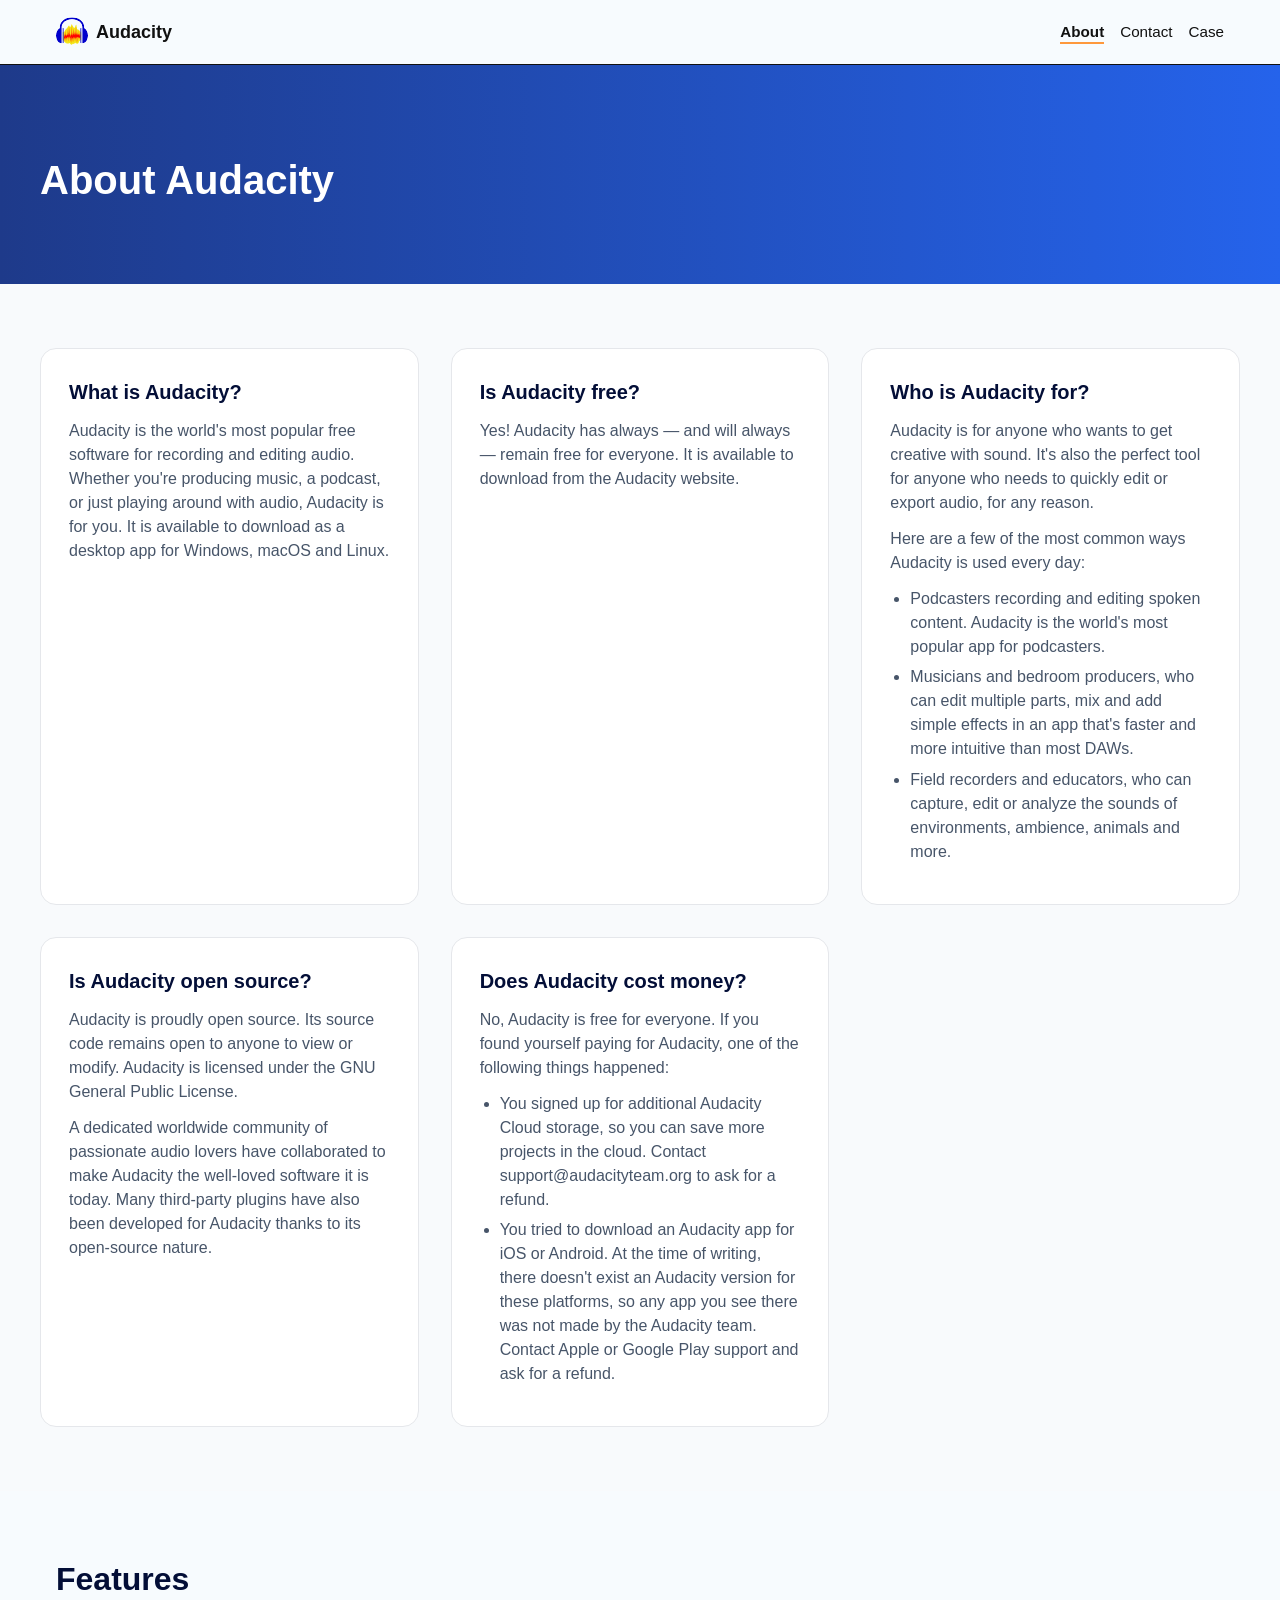
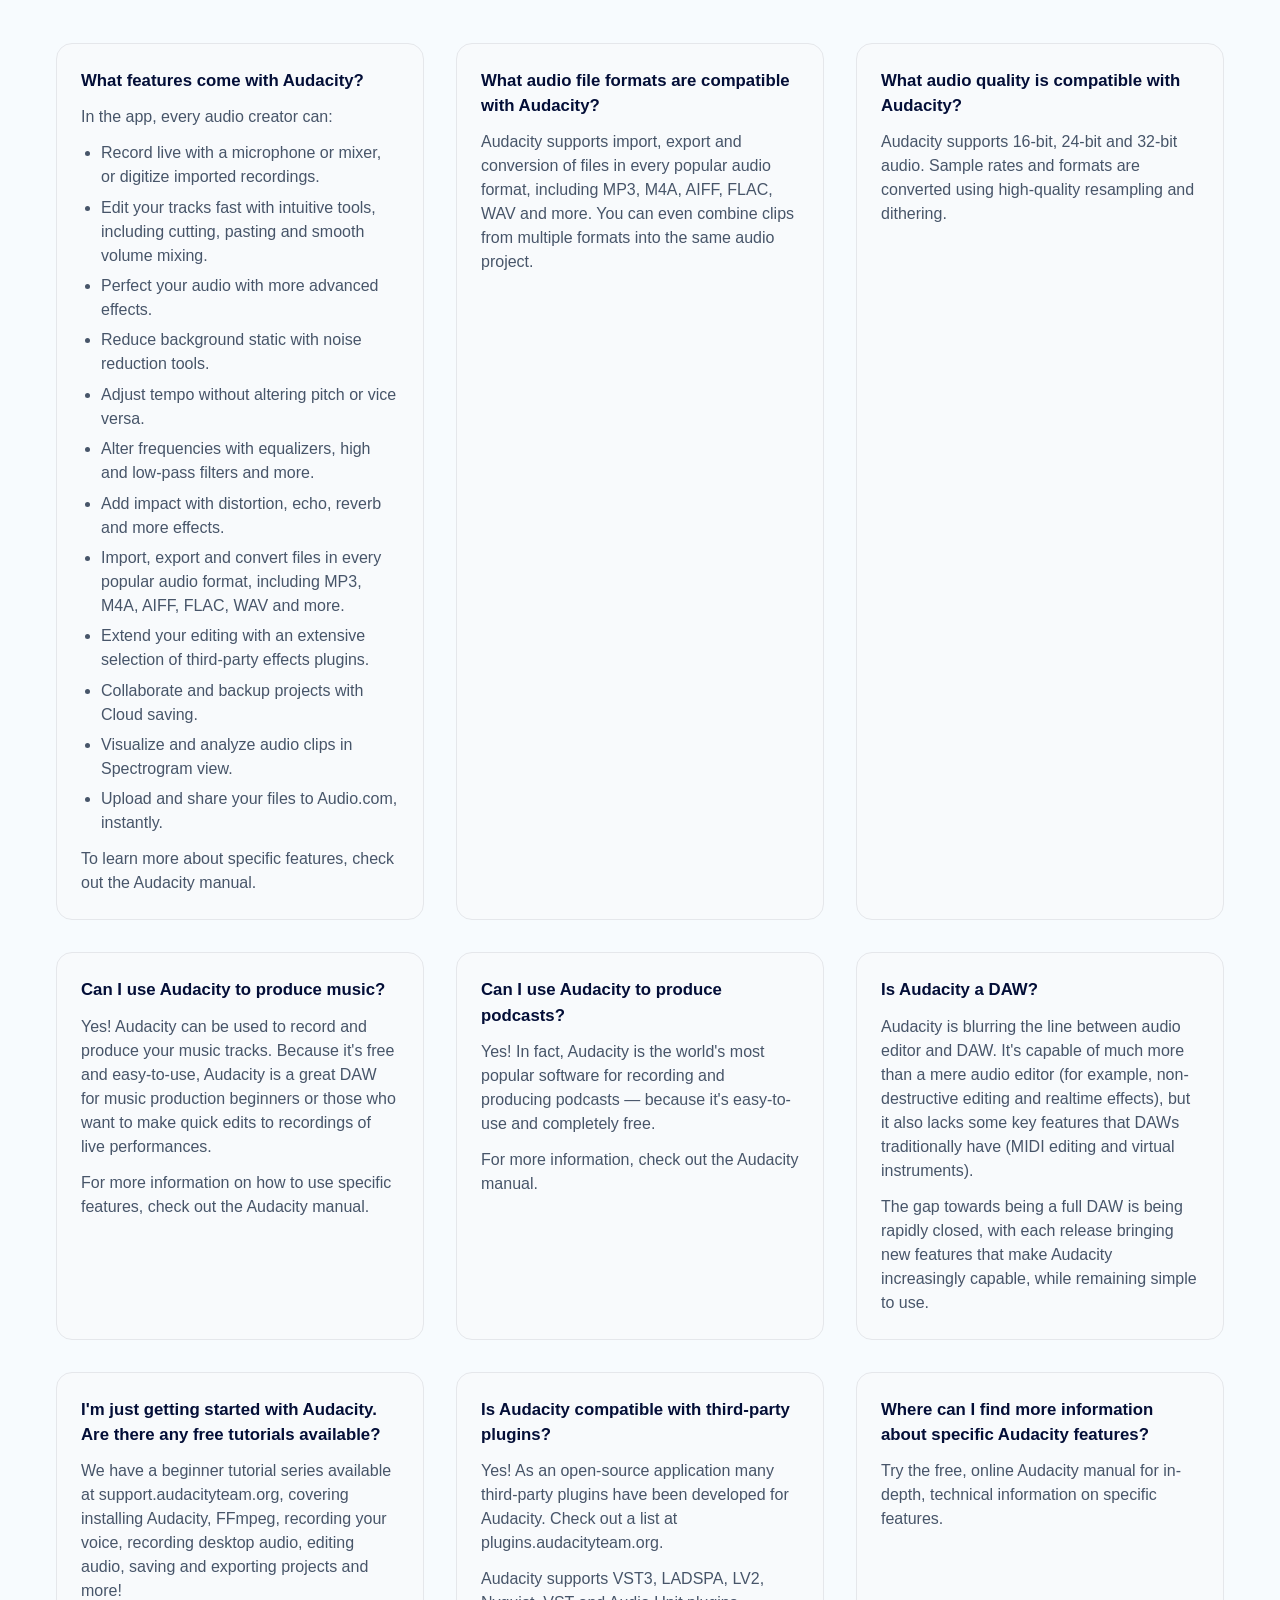
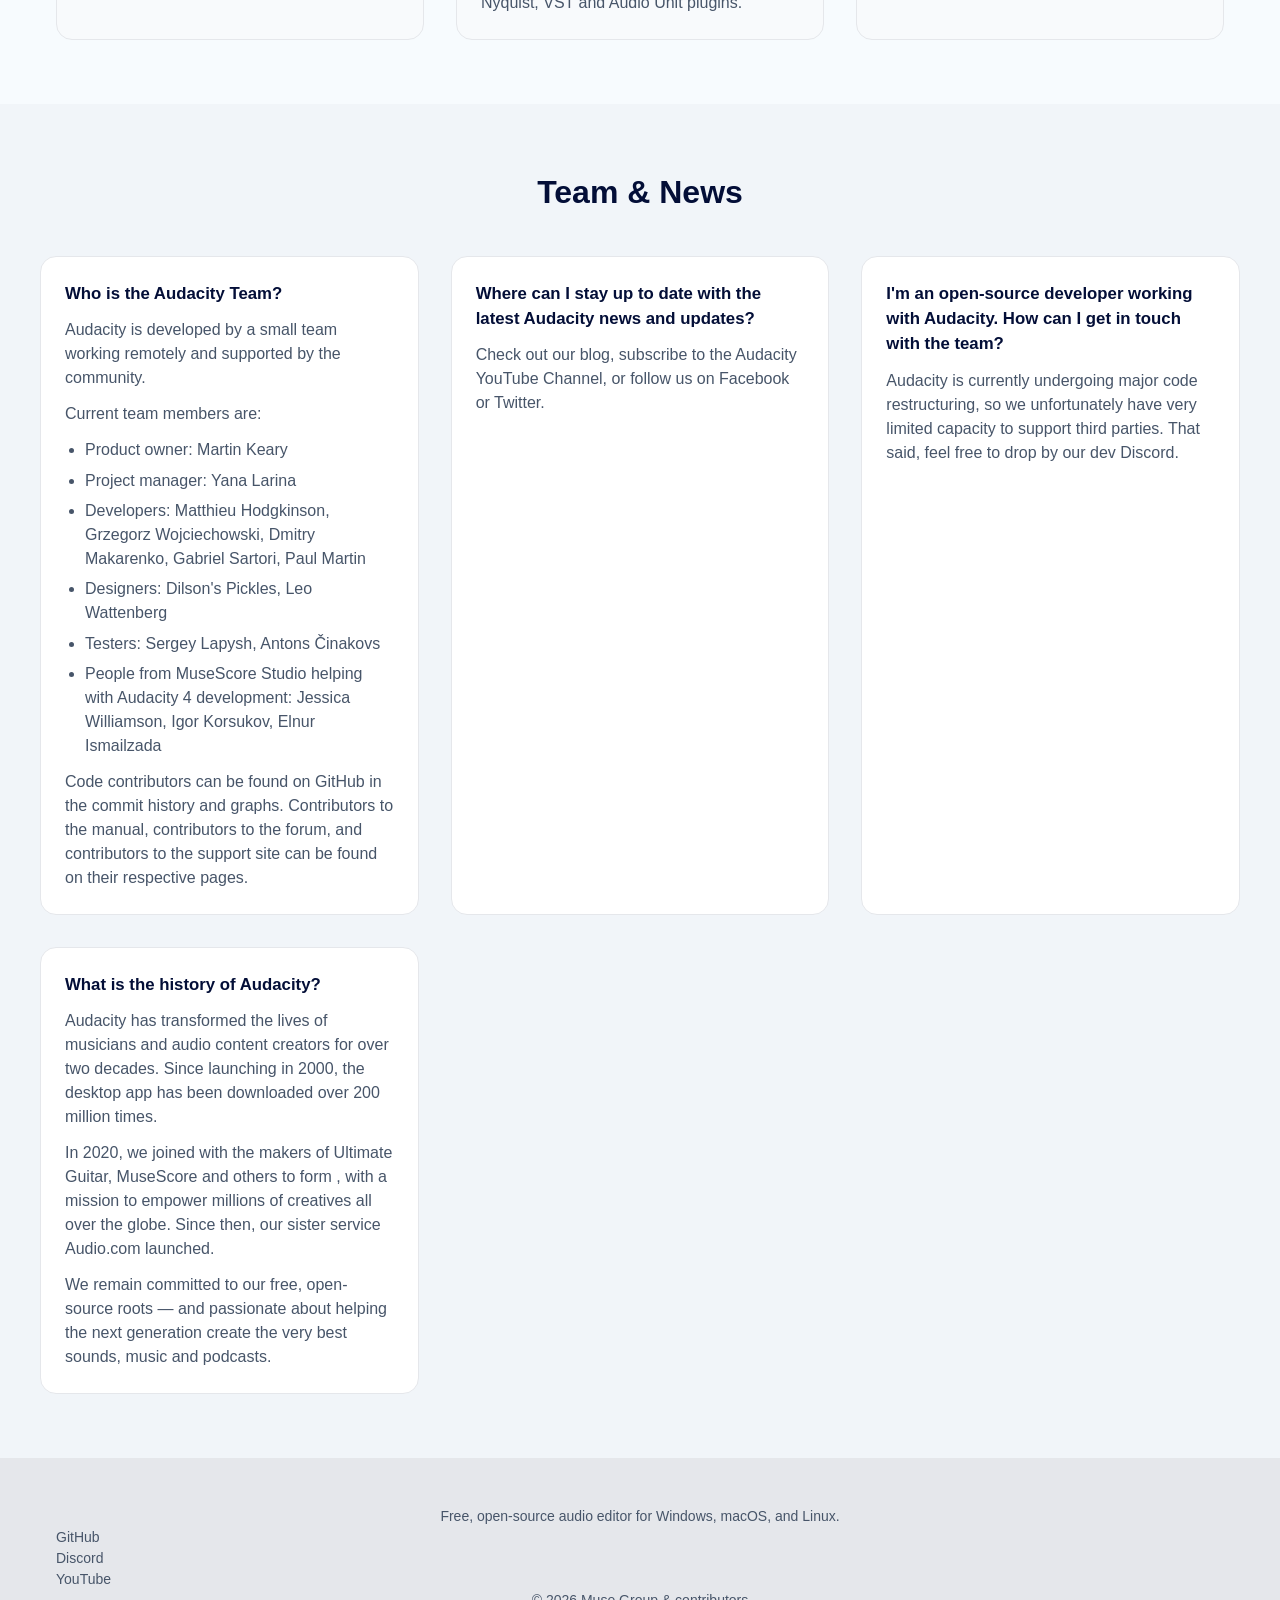
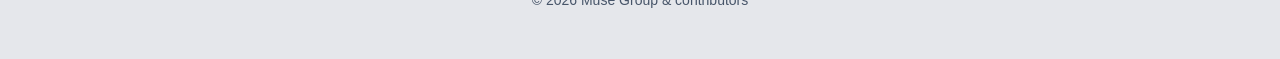
<file: Final/about.html>
<!DOCTYPE html>
<html lang="en">
<head>
  <meta charset="UTF-8" />
  <meta name="viewport" content="width=device-width, initial-scale=1" />
  <title>Final | About</title>
 
  <link rel="stylesheet" href="normalize.css" />
  <link rel="stylesheet" href="about.css" />
</head>
 
<body id="top">
 
  <a class="skip-to-content" href="#main">Skip to content</a>
 
  <!-- HEADER -->
  <header>
    <nav class="nav" aria-label="Primary Navigation">
 
      <ul class="nav-left" aria-label="Brand">
        <li aria-label="Audacity Home">
          <a href="index.html">
            <img
              src="images/Audacity_Logo.DK8H7nvr.svg"
              alt="Audacity logo"
            />
            Audacity
          </a>
        </li>
      </ul>
 
      <ul class="nav-right" aria-label="Main Navigation Links">
        <li aria-label="About"><a href="about.html" aria-current="page">About</a></li>
        <li aria-label="Contact Us"><a href="contact.html">Contact</a></li>
        <li aria-label="Case Study"><a href="case-study/index.html">Case</a></li>
      </ul>
 
    </nav>
  </header>
 
  <!-- MAIN -->
  <main id="main">
 
    <!-- HERO -->
    <section class="hero" aria-labelledby="hero-heading">
      <section class="hero-content">
        <article class="hero-text">
          <h1 id="hero-heading">About Audacity</h1>
        </article>
      </section>
    </section>
 
    <!-- ABOUT SECTION -->
    <section class="about-section" aria-labelledby="about-heading">
      <h2 id="about-heading" class="visually-hidden">About Audacity</h2>
 
      <section class="about-grid">
 
        <!-- What is Audacity -->
        <article class="about-card" aria-labelledby="what-heading">
          <h2 id="what-heading">What is Audacity?</h2>
          <p>
            Audacity is the world's most popular free software for recording and
            editing audio. Whether you're producing music, a podcast, or just
            playing around with audio, Audacity is for you. It is
            available to download
            as a desktop app for Windows, macOS and Linux.
          </p>
        </article>
 
        <!-- Is it free -->
        <article class="about-card" aria-labelledby="free-heading">
          <h2 id="free-heading">Is Audacity free?</h2>
          <p>
            Yes! Audacity has always — and will always — remain free for everyone.
            It is available to download from the
            Audacity website.
          </p>
        </article>
 
        <!-- Who is it for -->
        <article class="about-card" aria-labelledby="who-heading">
          <h2 id="who-heading">Who is Audacity for?</h2>
          <p>
            Audacity is for anyone who wants to get creative with sound. It's also
            the perfect tool for anyone who needs to quickly edit or export audio,
            for any reason.
          </p>
          <p>Here are a few of the most common ways Audacity is used every day:</p>
          <ul aria-label="Common Audacity use cases">
            <li>Podcasters recording and editing spoken content. Audacity is the world's most popular app for podcasters.</li>
            <li>Musicians and bedroom producers, who can edit multiple parts, mix and add simple effects in an app that's faster and more intuitive than most DAWs.</li>
            <li>Field recorders and educators, who can capture, edit or analyze the sounds of environments, ambience, animals and more.</li>
          </ul>
        </article>
 
        <!-- Open source -->
        <article class="about-card" aria-labelledby="opensource-heading">
          <h2 id="opensource-heading">Is Audacity open source?</h2>
          <p>
            Audacity is proudly open source. Its source code remains open to anyone
            to view or modify. Audacity is licensed under the GNU General Public
            License.
          </p>
          <p>
            A dedicated worldwide community of passionate audio lovers have
            collaborated to make Audacity the well-loved software it is today. Many
            third-party plugins have also been developed for Audacity thanks to its
            open-source nature.
          </p>
        </article>
 
        <!-- Does it cost money -->
        <article class="about-card" aria-labelledby="cost-heading">
          <h2 id="cost-heading">Does Audacity cost money?</h2>
          <p>
            No, Audacity is free for everyone. If you found yourself paying for
            Audacity, one of the following things happened:
          </p>
          <ul aria-label="Reasons you may have been charged">
            <li>
              You signed up for additional Audacity Cloud storage, so you can
              save more projects in the cloud.
              Contact support@audacityteam.org to ask for a refund.
            </li>
            <li>
              You tried to download an Audacity app for iOS or Android. At the time of
              writing, there doesn't exist an Audacity version for these platforms, so
              any app you see there was not made by the Audacity team. Contact Apple or
              Google Play support and ask for a refund.
            </li>
          </ul>
        </article>
 
      </section>
    </section>
 
    <!-- FEATURES SECTION -->
    <section class="features-faq" aria-labelledby="features-heading">
      <h2 id="features-heading">Features</h2>
 
      <section class="faq-group" aria-labelledby="what-features-heading">
        <article class="faq-card" aria-labelledby="what-features-heading">
          <h3 id="what-features-heading">What features come with Audacity?</h3>
          <p>In the app, every audio creator can:</p>
          <ul aria-label="Audacity feature list">
            <li>Record live with a microphone or mixer, or digitize imported recordings.</li>
            <li>Edit your tracks fast with intuitive tools, including cutting, pasting and smooth volume mixing.</li>
            <li>Perfect your audio with more advanced effects.</li>
            <li>Reduce background static with noise reduction tools.</li>
            <li>Adjust tempo without altering pitch or vice versa.</li>
            <li>Alter frequencies with equalizers, high and low-pass filters and more.</li>
            <li>Add impact with distortion, echo, reverb and more effects.</li>
            <li>Import, export and convert files in every popular audio format, including MP3, M4A, AIFF, FLAC, WAV and more.</li>
            <li>Extend your editing with an extensive selection of third-party effects plugins.</li>
            <li>Collaborate and backup projects with Cloud saving.</li>
            <li>Visualize and analyze audio clips in Spectrogram view.</li>
            <li>Upload and share your files to Audio.com, instantly.</li>
          </ul>
          <p>
            To learn more about specific features, check out the
            Audacity manual.
          </p>
        </article>
 
        <article class="faq-card" aria-labelledby="formats-heading">
          <h3 id="formats-heading">What audio file formats are compatible with Audacity?</h3>
          <p>
            Audacity supports import, export and conversion of files in every popular
            audio format, including MP3, M4A, AIFF, FLAC, WAV and more. You can even
            combine clips from multiple formats into the same audio project.
          </p>
        </article>
 
        <article class="faq-card" aria-labelledby="quality-heading">
          <h3 id="quality-heading">What audio quality is compatible with Audacity?</h3>
          <p>
            Audacity supports 16-bit, 24-bit and 32-bit audio. Sample rates and formats
            are converted using high-quality resampling and dithering.
          </p>
        </article>
 
        <article class="faq-card" aria-labelledby="music-heading">
          <h3 id="music-heading">Can I use Audacity to produce music?</h3>
          <p>
            Yes! Audacity can be used to record and produce your music tracks. Because
            it's free and easy-to-use, Audacity is a great DAW for music production
            beginners or those who want to make quick edits to recordings of live
            performances.
          </p>
          <p>
            For more information on how to use specific features, check out the
            Audacity manual.
          </p>
        </article>
 
        <article class="faq-card" aria-labelledby="podcast-heading">
          <h3 id="podcast-heading">Can I use Audacity to produce podcasts?</h3>
          <p>
            Yes! In fact, Audacity is the world's most popular software for recording
            and producing podcasts — because it's easy-to-use and completely free.
          </p>
          <p>
            For more information, check out the
            Audacity manual.
          </p>
        </article>
 
        <article class="faq-card" aria-labelledby="daw-heading">
          <h3 id="daw-heading">Is Audacity a DAW?</h3>
          <p>
            Audacity is blurring the line between audio editor and DAW. It's capable
            of much more than a mere audio editor (for example, non-destructive editing
            and realtime effects), but it also lacks some key features that DAWs
            traditionally have (MIDI editing and virtual instruments).
          </p>
          <p>
            The gap towards being a full DAW is being rapidly closed, with each release
            bringing new features that make Audacity increasingly capable, while
            remaining simple to use.
          </p>
        </article>
 
        <article class="faq-card" aria-labelledby="tutorials-heading">
          <h3 id="tutorials-heading">I'm just getting started with Audacity. Are there any free tutorials available?</h3>
          <p>
            We have a beginner tutorial series available at
            support.audacityteam.org,
            covering
            installing Audacity,
            FFmpeg,
            recording your voice,
            recording desktop audio,
            editing audio,
            saving and exporting projects
            and more!
          </p>
        </article>
 
        <article class="faq-card" aria-labelledby="plugins-heading">
          <h3 id="plugins-heading">Is Audacity compatible with third-party plugins?</h3>
          <p>
            Yes! As an open-source application many third-party plugins have been
            developed for Audacity. Check out a list at
            plugins.audacityteam.org.
          </p>
          <p>
            Audacity supports VST3, LADSPA, LV2, Nyquist, VST and Audio Unit plugins.
          </p>
        </article>
 
        <article class="faq-card" aria-labelledby="more-info-heading">
          <h3 id="more-info-heading">Where can I find more information about specific Audacity features?</h3>
          <p>
            Try the free, online
            Audacity manual
            for in-depth, technical information on specific features.
          </p>
        </article>
 
      </section>
    </section>
 
    <!-- TEAM & NEWS SECTION -->
    <section class="team-section" aria-labelledby="team-heading">
      <h2 id="team-heading">Team &amp; News</h2>
 
      <section class="faq-group" aria-labelledby="team-members-heading">
 
        <article class="faq-card" aria-labelledby="team-members-heading">
          <h3 id="team-members-heading">Who is the Audacity Team?</h3>
          <p>
            Audacity is developed by a small team working remotely and supported by
            the community.
          </p>
          <p>Current team members are:</p>
          <ul aria-label="Audacity team members">
            <li>Product owner: Martin Keary</li>
            <li>Project manager: Yana Larina</li>
            <li>Developers: Matthieu Hodgkinson, Grzegorz Wojciechowski, Dmitry Makarenko, Gabriel Sartori, Paul Martin</li>
            <li>Designers: Dilson's Pickles, Leo Wattenberg</li>
            <li>Testers: Sergey Lapysh, Antons Činakovs</li>
            <li>
              People from MuseScore Studio helping
              with Audacity 4 development: Jessica Williamson, Igor Korsukov, Elnur Ismailzada
            </li>
          </ul>
          <p>
            Code contributors can be found on GitHub in the
            commit history
            and graphs.
            Contributors to the manual,
            contributors to the forum,
            and contributors to the support site
            can be found on their respective pages.
          </p>
        </article>
 
        <article class="faq-card" aria-labelledby="news-heading">
          <h3 id="news-heading">Where can I stay up to date with the latest Audacity news and updates?</h3>
          <p>
            Check out our blog,
            subscribe to the Audacity YouTube Channel,
            or follow us on Facebook
            or Twitter.
          </p>
        </article>
 
        <article class="faq-card" aria-labelledby="dev-heading">
          <h3 id="dev-heading">I'm an open-source developer working with Audacity. How can I get in touch with the team?</h3>
          <p>
            Audacity is currently undergoing major code restructuring, so we
            unfortunately have very limited capacity to support third parties. That
            said, feel free to drop by our
            dev Discord.
          </p>
        </article>
 
        <article class="faq-card" aria-labelledby="history-heading">
          <h3 id="history-heading">What is the history of Audacity?</h3>
          <p>
            Audacity has transformed the lives of musicians and audio content creators
            for over two decades. Since launching in 2000, the desktop app has been
            downloaded over 200 million times.
          </p>
          <p>
            In 2020, we joined with the makers of
            Ultimate Guitar,
            MuseScore and others to form
            , with a mission to empower millions
            of creatives all over the globe. Since then, our sister service
            Audio.com launched.
          </p>
          <p>
            We remain committed to our free, open-source roots — and passionate about
            helping the next generation create the very best sounds, music and podcasts.
          </p>
        </article>
 
      </section>
    </section>
 
  </main>
 
  <!-- FOOTER -->
  <footer aria-label="Footer">
 
    <section class="footer-first">
      <p class="footer-text">
        Free, open-source audio editor for Windows, macOS, and Linux.
      </p>
    </section>
 
    <section aria-label="Footer Navigation">
 
      <ul aria-label="Return to Top">
        <li aria-label="Skip to top link">
          <a href="#top" class="skip-link-footer">Skip to top</a>
        </li>
      </ul>
 
      <ul aria-label="Social Media Links">
        <li aria-label="GitHub"><p class="icon" href="#">GitHub</p></li>
        <li aria-label="Discord"><p class="icon" href="#">Discord</p></li>
        <li aria-label="YouTube"><p class="icon" href="#">YouTube</p></li>
      </ul>
 
    </section>
 
    <p class="copyright">
      © 2026 Muse Group &amp; contributors
    </p>
 
  </footer>
 
</body>
</html>
</file>
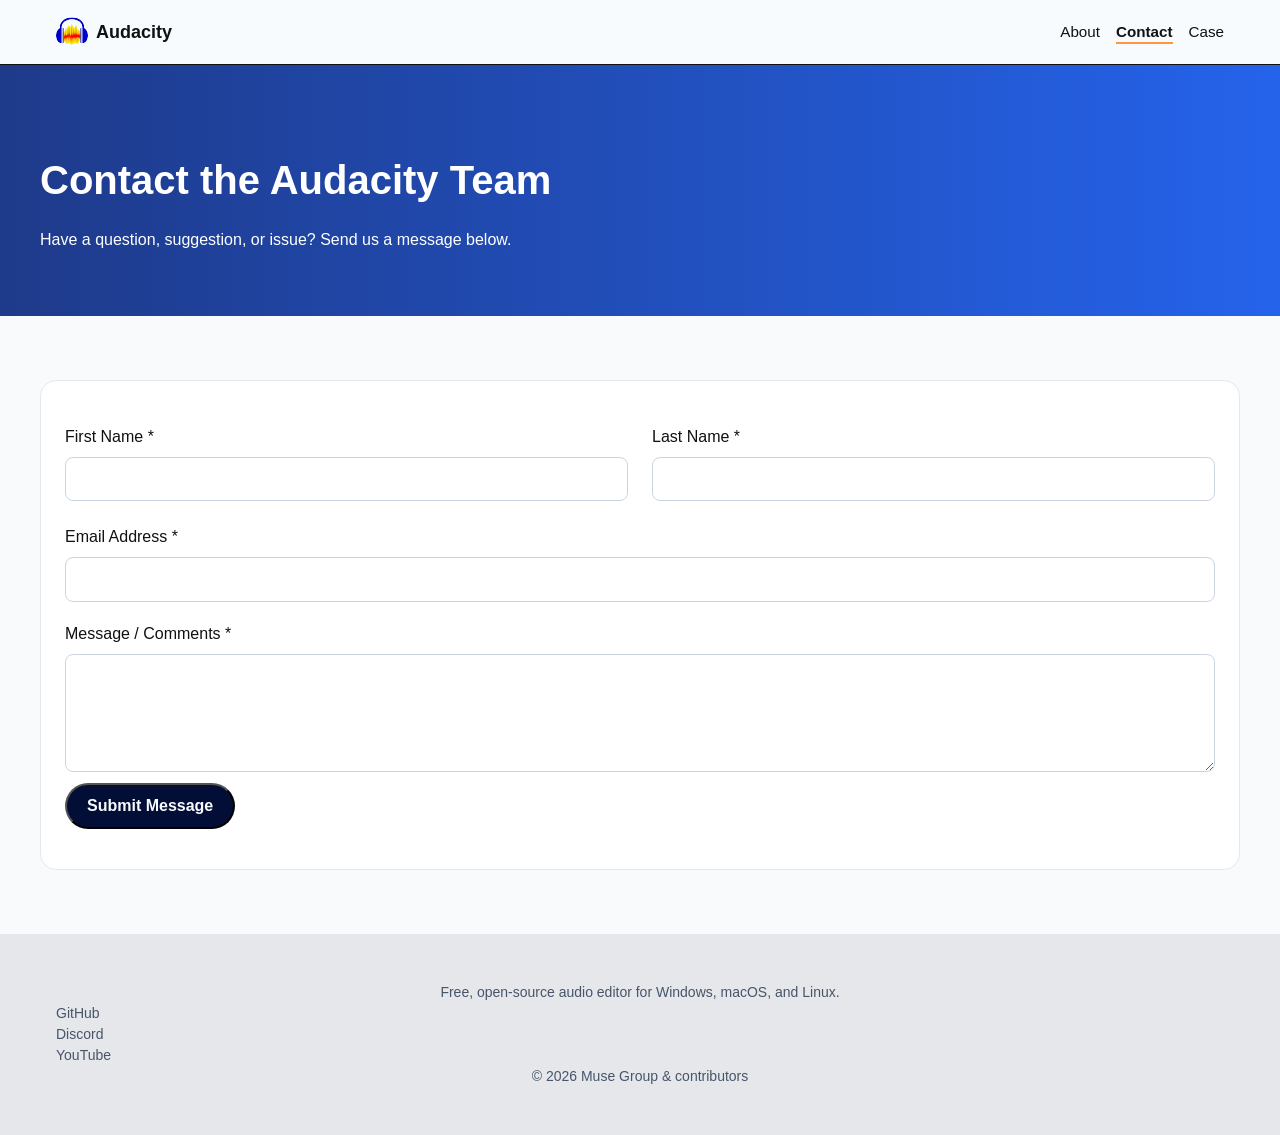
<file: Final/contact.html>
<!DOCTYPE html>
<html lang="en">
<head>
  <meta charset="UTF-8" />
  <meta name="viewport" content="width=device-width, initial-scale=1" />
  <!--<title>Contact | Audacity</title>-->
  <title>Final | Contact</title>

  <link rel="stylesheet" href="normalize.css"/>
  <link rel="stylesheet" href="contact.css" />
  
</head>

<body id="top">

  <a class="skip-to-content" href="#main">Skip to content</a>

  <!-- HEADER -->
  <header>
    <nav class="nav" aria-label="Primary Navigation">

      <ul class="nav-left" aria-label="Brand">
        <li aria-label="Audacity Home">
          <a href="index.html">
            <img
              src="images/Audacity_Logo.DK8H7nvr.svg"
              alt="Audacity logo"
            />
            Audacity
          </a>
        </li>
      </ul>

      <!-- Main Links -->
      <!-- <ul class="nav-center" aria-label="Main Navigation Links">
        <li aria-label="About"><a href="#">About</a></li>
        <li aria-label="Contact Us"><a href="#">Contact</a></li>
      </ul> -->

      <!--REMOVEEEEEEEEEEEEEEEEEE-->
      <!-- Account Links -->
      <ul class="nav-right" aria-label="Main Navigation Links">
        <li aria-label="About"><a href="about.html">About</a></li>
        <li aria-label="Contact Us"><a href="contact.html" aria-current="page">Contact</a></li>
        <li aria-label="Case Study"><a href="case-study/index.html">Case</a></li>
      </ul>

    </nav>
  </header>

  <!-- MAIN -->
  <main id="main">

    <!-- HERO (exact same structure as index) -->
    <section class="hero">
      <section class="hero-content">

        <article class="hero-text">
          <h1>Contact the Audacity Team</h1>

          <p>
            Have a question, suggestion, or issue? Send us a message below.
          </p>
        </article>

      </section>
    </section>

    <!-- CONTACT FORM SECTION -->
    <section class="features">
      <section class="feature-grid">

        <article class="feature-card">

          <form id="contact-form" novalidate>

            <section class="form-row">

              <section class="form-field">
                <label for="first-name">
                  First Name <span aria-label="required">*</span>
                </label>
                <input
                  type="text"
                  id="first-name"
                  name="first-name"
                  required
                  aria-required="true"
                  aria-describedby="first-error"
                  autocomplete="given-name"
                />
                <p id="first-error" class="error-message" role="alert"></p>
              </section>

              <section class="form-field">
                <label for="last-name">
                  Last Name <span aria-label="required">*</span>
                </label>
                <input
                  type="text"
                  id="last-name"
                  name="last-name"
                  required
                  aria-required="true"
                  aria-describedby="last-error"
                  autocomplete="family-name"
                />
                <p id="last-error" class="error-message" role="alert"></p>
              </section>

            </section>

            <section class="form-field">
              <label for="email">
                Email Address <span aria-label="required">*</span>
              </label>
              <input
                type="email"
                id="email"
                name="email"
                required
                aria-required="true"
                aria-describedby="email-error"
                autocomplete="email"
              />
              <p id="email-error" class="error-message" role="alert"></p>
            </section>

            <section class="form-field">
              <label for="message">
                Message / Comments <span aria-label="required">*</span>
              </label>
              <textarea
                id="message"
                name="message"
                rows="5"
                required
                aria-required="true"
                aria-describedby="message-error"
              ></textarea>
              <p id="message-error" class="error-message" role="alert"></p>
            </section>

            <button type="submit" class="button primary">
              Submit Message
            </button>

            <p id="form-success" class="success-message"></p>

          </form>

        </article>

      </section>
    </section>

  </main>

  <!-- FOOTER -->
  <footer aria-label="Footer">

    <section class="footer-first">
      <p class="footer-text">
        Free, open-source audio editor for Windows, macOS, and Linux.
      </p>
    </section>

    <section aria-label="Footer Navigation">

      <ul aria-label="Return to Top">
        <li aria-label="Skip to top link">
          <a href="#top" class="skip-link-footer">
            Skip to top
          </a>
        </li>
      </ul>

      <ul aria-label="Social Media Links">
        <li aria-label="GitHub"><p class="icon" href="">GitHub</p></li>
        <li aria-label="Discord"><p class="icon" href="">Discord</p></li>
        <li aria-label="YouTube"><p class="icon" href="">YouTube</p></li>
      </ul>

    </section>

    <p class="copyright">
      © 2026 Muse Group & contributors
    </p>

  </footer>

  <script src="contact.js"></script>

</body>
</html>
</file>
<file: Final/styles.css>
/* 
   RESET & BASE
*/

*,
*::before,
*::after {
  box-sizing: border-box;
  margin: 0;
  padding: 0;
}

:root {
    --primary-mid: #092892;
    --primary-dark: #030E37;
    --primary-light: #B8C7FF;
    --secondary-mid: #FE983C;
    --secondary-dark: #753800;
    --secondary-light: #FFD6B1;
    --tertiary-mid: #ED0808;
    --neutral-black: #111111;
    --neutral-white: #F7FBFE;
}

html {
  font-family: Helvetica, Arial, sans-serif; /*system-ui, -apple-system, BlinkMacSystemFont, "Segoe UI",  */
  line-height: 1.5;
}

body {
  color: var(--neutral-black);/*#0f172a;*/
  background-color: var(--neutral-white); /*#ffffff;*/
  margin: 0;
}

img {
  max-width: 100%;
  display: block;
}

a {
  color: var(--primary-mid);
  text-decoration: underline;
}

a:hover {
  color: var(--primary-dark);
}

/* ===============================
   UTILITY
================================ */

.skip-to-content {
  position: absolute;
  left: -999px;
  top: auto;
}

.skip-to-content:focus {
  left: 1rem;
  top: 1rem;
  background: var(--neutral-black); /*#000;*/
  color: var(--neutral-white); /*#fff;*/
  padding: 0.5rem 1rem;
  z-index: 1000;
}

.visually-hidden {
  position: absolute;
  width: 1px;
  height: 1px;
  padding: 0;
  margin: -1px;
  overflow: hidden;
  clip: rect(0, 0, 0, 0);
  white-space: nowrap;
  border: 0;
}

/* ===============================
   BUTTONS & LINKS
================================ */

.button {
  display: inline-block;
  padding: 0.75rem 1.25rem;
  border-radius: 999px;
  font-weight: 600;
  transition: background-color 0.2s ease, transform 0.2s ease;
}

.button.primary {
  background-color: var(--primary-dark); /*#2563eb;*/
  color: var(--neutral-white); /*#ffffff;*/
}

.button.primary:hover {
  background-color: var(--primary-dark); /*#1d4ed8;*/
  transform: translateY(-1px);
}

.text-link {
  display: inline-block;
  margin-top: 0.75rem;
  color: var(--primary-dark); /*#2563eb;*/
  font-weight: 500;
}

/* ===============================
   HEADER / NAV
================================ */

header {
  position: sticky;
  top: 0;
  background-color: var(--neutral-white); /*#ffffff;*/
  border-bottom: 1px solid var(--neutral-black); /*#e5e7eb;*/
  z-index: 50;
}

.nav {
  max-width: 1200px;
  margin: 0 auto;
  padding: 1rem;
  display: flex;
  align-items: center;
  justify-content: space-between;
  gap: 1rem;
}

.nav a {
  text-decoration: none;
  color: inherit;
}

.nav-left a {
  display: flex;
  align-items: center;
  gap: 0.5rem;
  font-weight: 700;
  font-size: 1.125rem;
  text-decoration: none;
  color: inherit;
}

.nav-left img {
  height: 32px;      /* adjust as needed: 24–40px is typical */
  width: auto;
}

.nav-center {
  display: flex;
  gap: 1.25rem;
}

.nav-center a {
  font-size: 0.95rem;
  color: #334155;
}

.nav-right {
  display: flex;
  gap: 1rem;
  align-items: center;
}

.nav-right a {
  text-decoration: none;
  color: inherit;
  font-size: 0.95rem;
}

.nav-right a[aria-current="page"] {
  font-weight: 700;
  border-bottom: 2px solid var(--secondary-mid);
  padding-bottom: 2px;
}

.nav ul {
  list-style: none;
  padding: 0;
  margin: 0;
}

/* ===============================
   HERO
================================ */

.hero {
  background: linear-gradient(90deg, #1e3a8a, #2563eb);
  color: #ffffff;
  padding: 4rem 1rem;
}

.hero-content {
  max-width: 1200px;
  margin: 0 auto;
  display: grid;
  grid-template-columns: 1fr 1fr;
  gap: 3rem;
  align-items: center;
}

.hero-text h1 {
  font-size: 2.5rem;
  line-height: 1.2;
  margin-bottom: 1.5rem;
}

.hero-image img {
  border-radius: 1rem;
}

.text-link {
    color: white;
}

/* ===============================
   VIDEOS
================================ */

.videos {
  max-width: 1200px;
  margin: 4rem auto;
  padding: 0 1rem;
  display: grid;
  grid-template-columns: repeat(auto-fit, minmax(280px, 1fr));
  gap: 2rem;
}

.video-card {
  border: 1px solid #e5e7eb;
  border-radius: 1rem;
  overflow: hidden;
  padding: 1rem;
}

.video-card h3 {
  margin-top: 1rem;
  font-size: 1.125rem;
}

.video-card p {
  margin: 0.5rem 0 1rem;
  color: #475569;
}

/* ===============================
   FEATURES
================================ */

.features {
  background-color: #f8fafc;
  padding: 4rem 1rem;
}

.features h2 {
  text-align: center;
  font-size: 2rem;
  margin-bottom: 3rem;
}

.feature-grid {
  max-width: 1200px;
  margin: 0 auto;
  display: grid;
  grid-template-columns: repeat(auto-fit, minmax(220px, 1fr));
  gap: 2rem;
}

.feature-card {
  background-color: #ffffff;
  border-radius: 1rem;
  padding: 1.5rem;
  border: 1px solid #e5e7eb;
}

.feature-card h3 {
  margin-bottom: 0.5rem;
}

.feature-card p {
  color: #475569;
}

/* ===============================
   BLOG
================================ */

.blog {
  max-width: 1200px;
  margin: 4rem auto;
  padding: 0 1rem;
}

.blog h2 {
  font-size: 1.75rem;
  margin-bottom: 2rem;
}

.blog h2 {
  font-size: 1.75rem;
  margin-bottom: 2rem;
}

/* NEW: grid only for blog cards */
.blog-grid {
  display: grid;
  grid-template-columns: repeat(auto-fit, minmax(280px, 1fr));
  gap: 2rem;
}


.blog-card small {
  color: #64748b;
}

.blog-card h4 {
  margin-top: 0.25rem;
}

/* ===============================
   FAQ
================================ */

.faq {
  background-color: #f1f5f9;
  padding: 4rem 1rem;
}

.faq h2 {
  text-align: center;
  font-size: 1.75rem;
  margin-bottom: 2rem;
}

.faq-item {
  max-width: 800px;
  margin: 0 auto 1.5rem;
}

.faq-item:hover {
  cursor: pointer;
}

.faq-item h4 {
  font-weight: 600;
  margin-bottom: 0.25rem;
}

.faq-item p {
  color: #475569;
}

.faq-item p:hover {
  cursor: default;
}

/* ===============================
   FOOTER
================================ */

footer {
  background-color: #e5e7eb;
  padding: 3rem 1rem;
  position: relative;
}

footer > div {
  max-width: 1200px;
  margin: 0 auto 2rem;
}

footer > section {
  max-width: 1200px;
  margin: 0 auto;
  padding: 0 1rem;
}

.footer-about,
.footer-links,
.footer-social {
  margin-bottom: 1.5rem;
}

.footer-links p,
.footer-social p {
  display: block;
  margin-top: 0.25rem;
  color: #334155;
}

footer p {
  text-align: center;
  font-size: 0.875rem;
  color: #475569;
}

footer ul {
  list-style: none;
  padding: 0;
  margin: 0;
}

.icon {
  text-align: left;
}

/* ===============================
   FOOTER SKIP LINK
================================ */

.skip-link-footer {
  position: absolute;
  left: -999px;
  background: var(--primary-dark);
  color: var(--neutral-white);
  padding: 0.5rem 1rem;
  border-radius: 999px;
  font-weight: 600;
}

.skip-link-footer:focus {
  left: 1rem;
  top: 1rem;
  outline: 3px solid var(--secondary-mid);
  outline-offset: 2px;
  position: absolute;
  z-index: 1000;
}

/* ===============================
   RESPONSIVE
================================ */

@media (max-width: 768px) {
  .hero-content {
    grid-template-columns: 1fr;
    text-align: center;
  }

  .nav-center {
    display: none;
  }

  .blog-card {
    grid-template-columns: 1fr;
  }

  .icon {
    text-align: center;
  }
}

/* ===============================
   DARK MODE
================================ */

@media (prefers-color-scheme: dark) {
  :root {
    --neutral-black: #F7FBFE;
    --neutral-white: #0f1117;
  }

  header {
    background-color: #0f1117;
    border-bottom-color: #2a2a2a;
  }

  .features {
    background-color: #1a1a2e;
  }

  .feature-card {
    background-color: #16213e;
    border-color: #2a2a2a;
    color: #F7FBFE;
  }

  .feature-card p {
    color: white; /*#a0aec0;*/
  }

  .video-card {
    border-color: #2a2a2a;
    color: #F7FBFE;
  }

  .video-card p {
    color: white; /*#a0aec0;*/
  }

  .faq {
    background-color: #1a1a2e;
    color: #F7FBFE;
  }

  .faq-item p {
    color: #d3ddec; /*#a0aec0;*/
  }

  footer {
    background-color: #16213e;
    color: #F7FBFE;
  }

  footer p {
    color: white; /*#a0aec0;*/
  }

  .blog-card small {
    color: white; /*#a0aec0;*/
  }

  .nav-center a {
    color: white; /*#a0aec0;*/
  }

  p.button.primary {
    color: #FFFFFF;
  }

  .skip-link-footer {
  color: var(--neutral-black);
}
}
</file>
<file: HWK02/styles.css>
/* ===============================
   RESET & CUSTOM PROPERTIES
================================ */

*,
*::before,
*::after {
  box-sizing: border-box;
  margin: 0;
  padding: 0;
}

:root {
  --font-base: system-ui, -apple-system, BlinkMacSystemFont,
    "Segoe UI", Roboto, Helvetica, Arial, sans-serif;

  --color-text: #111111;
  --color-background: #ffffff;
  --color-primary: #1e3a8a;
  --color-accent: #fe983c;
  --color-muted: #475569;

  --max-line-length: 65ch;
}

/* ===============================
   BASE TYPOGRAPHY
================================ */

html {
  font-family: var(--font-base);
  font-size: clamp(1rem, 1vw + 0.75rem, 1.125rem);
  line-height: 1.6;
}

body {
  color: var(--color-text);
  background-color: var(--color-background);
}

p {
  max-width: var(--max-line-length);
  margin-bottom: 1.25rem;
}

/* ===============================
   ACCESSIBILITY
================================ */

.skip-to-content {
  position: absolute;
  left: -999px;
  top: 0;
}

.skip-to-content:focus {
  left: 1rem;
  top: 1rem;
  background: var(--color-primary);
  color: white;
  padding: 0.5rem 1rem;
  z-index: 1000;
}

a:focus,
button:focus {
  outline: 3px solid var(--color-accent);
  outline-offset: 3px;
}

/* ===============================
   HEADER / NAV
================================ */

header {
  border-bottom: 1px solid #e5e7eb;
}

.nav {
  max-width: 72rem;
  margin: 0 auto;
  padding: 1rem;
  display: flex;
  justify-content: space-between;
  align-items: center;
}

.logo {
  display: flex;
  align-items: center;
  gap: 0.5rem;
  font-weight: 700;
}

.logo img {
  height: 32px;
}

.nav-links a {
  margin-left: 1rem;
  color: var(--color-primary);
}

/* ===============================
   HERO
================================ */

.hero {
  padding: clamp(3rem, 6vw, 5rem) 1rem;
  max-width: 72rem;
  margin: 0 auto;
}

.hero h1 {
  font-size: clamp(2rem, 4vw, 2.75rem);
  line-height: 1.2;
  max-width: var(--max-line-length);
  margin-bottom: 1rem;
}

.hero-intro {
  font-size: 1.125rem;
  color: var(--color-muted);
}

/* ===============================
   BUTTONS
================================ */

.button {
  display: inline-block;
  margin-top: 1.5rem;
  padding: 0.75rem 1.5rem;
  border-radius: 999px;
  font-weight: 600;
  background-color: var(--color-primary);
  color: white;
}

/* ===============================
   CONTENT SECTIONS
================================ */

section {
  padding: 3rem 1rem;
  max-width: 72rem;
  margin: 0 auto;
}

h2 {
  font-size: clamp(1.5rem, 3vw, 2rem);
  margin-bottom: 1rem;
}

h3 {
  margin-top: 1rem;
  margin-bottom: 0.5rem;
}

/* ===============================
   MEDIA
================================ */

.media article {
  margin-bottom: 3rem;
}

.media img {
  max-width: 100%;
  margin-bottom: 1rem;
}

/* ===============================
   FOOTER
================================ */

footer {
  padding: 2rem 1rem;
  text-align: center;
  font-size: 0.875rem;
  color: var(--color-muted);
}

/* ===============================
   USER PREFERENCES
================================ */

@media (prefers-reduced-motion: reduce) {
  * {
    transition: none !important;
  }
}
</file>
<file: HWK03/styles.css>
/* ===============================
   RESET & BASE
================================ */

*,
*::before,
*::after {
  box-sizing: border-box;
  margin: 0;
  padding: 0;
}

:root {
    --primary-mid: #092892;
    --primary-dark: #030E37;
    --primary-light: #B8C7FF;
    --secondary-mid: #FE983C;
    --secondary-dark: #753800;
    --secondary-light: #FFD6B1;
    --tertiary-mid: #ED0808;
    --neutral-black: #111111;
    --neutral-white: #F7FBFE;
}

html {
  font-family: system-ui, -apple-system, BlinkMacSystemFont, "Segoe UI",
    Roboto, Helvetica, Arial, sans-serif;
  line-height: 1.5;
}

body {
  color: var(--neutral-black);/*#0f172a;*/
  background-color: var(--neutral-white); /*#ffffff;*/
  margin: 0;
}

img {
  max-width: 100%;
  display: block;
}

a {
  color: inherit;
  text-decoration: none;
}

/* ===============================
   UTILITY
================================ */

.skip-to-content {
  position: absolute;
  left: -999px;
  top: auto;
}

.skip-to-content:focus {
  left: 1rem;
  top: 1rem;
  background: var(--neutral-black); /*#000;*/
  color: var(--neutral-white); /*#fff;*/
  padding: 0.5rem 1rem;
  z-index: 1000;
}

/* ===============================
   BUTTONS & LINKS
================================ */

.button {
  display: inline-block;
  padding: 0.75rem 1.25rem;
  border-radius: 999px;
  font-weight: 600;
  transition: background-color 0.2s ease, transform 0.2s ease;
}

.button.primary {
  background-color: var(--primary-dark); /*#2563eb;*/
  color: var(--neutral-white); /*#ffffff;*/
}

.button.primary:hover {
  background-color: var(--primary-dark); /*#1d4ed8;*/
  transform: translateY(-1px);
}

.text-link {
  display: inline-block;
  margin-top: 0.75rem;
  color: var(--primary-dark); /*#2563eb;*/
  font-weight: 500;
}

/* ===============================
   HEADER / NAV
================================ */

header {
  position: sticky;
  top: 0;
  background-color: var(--neutral-white); /*#ffffff;*/
  border-bottom: 1px solid var(--neutral-black); /*#e5e7eb;*/
  z-index: 50;
}

.nav {
  max-width: 1200px;
  margin: 0 auto;
  padding: 1rem;
  display: flex;
  align-items: center;
  justify-content: space-between;
  gap: 1rem;
}

.nav-left a {
  display: flex;
  align-items: center;
  gap: 0.5rem;
  font-weight: 700;
  font-size: 1.125rem;
}

.nav-left img {
  height: 32px;      /* adjust as needed: 24–40px is typical */
  width: auto;
}

.nav-center {
  display: flex;
  gap: 1.25rem;
}

.nav-center a {
  font-size: 0.95rem;
  color: #334155;
}

.nav-right {
  display: flex;
  gap: 1rem;
  align-items: center;
}

.nav ul {
  list-style: none;
  padding: 0;
  margin: 0;
}

/* ===============================
   HERO
================================ */

.hero {
  background: linear-gradient(90deg, #1e3a8a, #2563eb);
  color: #ffffff;
  padding: 4rem 1rem;
}

.hero-content {
  max-width: 1200px;
  margin: 0 auto;
  display: grid;
  grid-template-columns: 1fr 1fr;
  gap: 3rem;
  align-items: center;
}

.hero-text h1 {
  font-size: 2.5rem;
  line-height: 1.2;
  margin-bottom: 1.5rem;
}

.hero-image img {
  border-radius: 1rem;
}

.text-link {
    color: white;
}

/* ===============================
   VIDEOS
================================ */

.videos {
  max-width: 1200px;
  margin: 4rem auto;
  padding: 0 1rem;
  display: grid;
  grid-template-columns: repeat(auto-fit, minmax(280px, 1fr));
  gap: 2rem;
}

.video-card {
  border: 1px solid #e5e7eb;
  border-radius: 1rem;
  overflow: hidden;
  padding: 1rem;
}

.video-card h3 {
  margin-top: 1rem;
  font-size: 1.125rem;
}

.video-card p {
  margin: 0.5rem 0 1rem;
  color: #475569;
}

/* ===============================
   FEATURES
================================ */

.features {
  background-color: #f8fafc;
  padding: 4rem 1rem;
}

.features h2 {
  text-align: center;
  font-size: 2rem;
  margin-bottom: 3rem;
}

.feature-grid {
  max-width: 1200px;
  margin: 0 auto;
  display: grid;
  grid-template-columns: repeat(auto-fit, minmax(220px, 1fr));
  gap: 2rem;
}

.feature-card {
  background-color: #ffffff;
  border-radius: 1rem;
  padding: 1.5rem;
  border: 1px solid #e5e7eb;
}

.feature-card h3 {
  margin-bottom: 0.5rem;
}

.feature-card p {
  color: #475569;
}

/* ===============================
   BLOG
================================ */

.blog {
  max-width: 1200px;
  margin: 4rem auto;
  padding: 0 1rem;
}

.blog h2 {
  font-size: 1.75rem;
  margin-bottom: 2rem;
}

.blog h2 {
  font-size: 1.75rem;
  margin-bottom: 2rem;
}

/* NEW: grid only for blog cards */
.blog-grid {
  display: grid;
  grid-template-columns: repeat(auto-fit, minmax(280px, 1fr));
  gap: 2rem;
}


.blog-card small {
  color: #64748b;
}

.blog-card h4 {
  margin-top: 0.25rem;
}

/* ===============================
   FAQ
================================ */

.faq {
  background-color: #f1f5f9;
  padding: 4rem 1rem;
}

.faq h2 {
  text-align: center;
  font-size: 1.75rem;
  margin-bottom: 2rem;
}

.faq-item {
  max-width: 800px;
  margin: 0 auto 1.5rem;
}

.faq-item h4 {
  font-weight: 600;
  margin-bottom: 0.25rem;
}

.faq-item p {
  color: #475569;
}

/* ===============================
   FOOTER
================================ */

footer {
  background-color: #e5e7eb;
  padding: 3rem 1rem;
}

footer > div {
  max-width: 1200px;
  margin: 0 auto 2rem;
}

.footer-about,
.footer-links,
.footer-social {
  margin-bottom: 1.5rem;
}

.footer-links a,
.footer-social a {
  display: block;
  margin-top: 0.25rem;
  color: #334155;
}

footer p {
  text-align: center;
  font-size: 0.875rem;
  color: #475569;
}

footer ul {
  list-style: none;
  padding: 0;
  margin: 0;
}

/* ===============================
   FOOTER SKIP LINK
================================ */

.skip-link-footer {
  position: absolute;
  left: -999px;
  background: var(--primary-dark);
  color: var(--neutral-white);
  padding: 0.5rem 1rem;
  border-radius: 999px;
  font-weight: 600;
}

.skip-link-footer:focus {
  left: 1rem;
  bottom: 1rem;
  outline: 3px solid var(--secondary-mid);
  outline-offset: 2px;
  position: absolute;
  z-index: 1000;
}

/* ===============================
   RESPONSIVE
================================ */

@media (max-width: 768px) {
  .hero-content {
    grid-template-columns: 1fr;
    text-align: center;
  }

  .nav-center {
    display: none;
  }

  .blog-card {
    grid-template-columns: 1fr;
  }
}
</file>
<file: HWK04/styles.css>
/* ===============================
   RESET & BASE
================================ */

*,
*::before,
*::after {
  box-sizing: border-box;
  margin: 0;
  padding: 0;
}

:root {
    --primary-mid: #092892;
    --primary-dark: #030E37;
    --primary-light: #B8C7FF;
    --secondary-mid: #FE983C;
    --secondary-dark: #753800;
    --secondary-light: #FFD6B1;
    --tertiary-mid: #ED0808;
    --neutral-black: #111111;
    --neutral-white: #F7FBFE;
}

html {
  font-family: system-ui, -apple-system, BlinkMacSystemFont, "Segoe UI",
    Roboto, Helvetica, Arial, sans-serif;
  line-height: 1.5;
}

body {
  color: var(--neutral-black);/*#0f172a;*/
  background-color: var(--neutral-white); /*#ffffff;*/
}

img {
  max-width: 100%;
  display: block;
}

a {
  color: inherit;
  text-decoration: none;
}

/* ===============================
   UTILITY
================================ */

.skip-to-content {
  position: absolute;
  left: -999px;
  top: auto;
}

.skip-to-content:focus {
  left: 1rem;
  top: 1rem;
  background: var(--neutral-black); /*#000;*/
  color: var(--neutral-white); /*#fff;*/
  padding: 0.5rem 1rem;
  z-index: 1000;
}

/* ===============================
   BUTTONS & LINKS
================================ */

.button {
  display: inline-block;
  padding: 0.75rem 1.25rem;
  border-radius: 999px;
  font-weight: 600;
  transition: background-color 0.2s ease, transform 0.2s ease;
}

.button.primary {
  background-color: var(--primary-dark); /*#2563eb;*/
  color: var(--neutral-white); /*#ffffff;*/
}

.button.primary:hover {
  background-color: var(--primary-dark); /*#1d4ed8;*/
  transform: translateY(-1px);
}

.text-link {
  display: inline-block;
  margin-top: 0.75rem;
  color: var(--primary-dark); /*#2563eb;*/
  font-weight: 500;
}

/* ===============================
   HEADER / NAV
================================ */

header {
  position: sticky;
  top: 0;
  background-color: var(--neutral-white); /*#ffffff;*/
  border-bottom: 1px solid var(--neutral-black); /*#e5e7eb;*/
  z-index: 50;
}

.nav {
  max-width: 1200px;
  margin: 0 auto;
  padding: 1rem;
  display: flex;
  align-items: center;
  justify-content: space-between;
  gap: 1rem;
}

.nav-left a {
  display: flex;
  align-items: center;
  gap: 0.5rem;
  font-weight: 700;
  font-size: 1.125rem;
}

.nav-left img {
  height: 32px;      /* adjust as needed: 24–40px is typical */
  width: auto;
}

.nav-center {
  display: flex;
  gap: 1.25rem;
}

.nav-center a {
  font-size: 0.95rem;
  color: #334155;
}

.nav-right {
  display: flex;
  gap: 1rem;
  align-items: center;
}

.nav ul {
  list-style: none;
  padding: 0;
  margin: 0;
}

/* ===============================
   HERO
================================ */

.hero {
  background: linear-gradient(90deg, #1e3a8a, #2563eb);
  color: #ffffff;
  padding: 4rem 1rem;
}

.hero-content {
  max-width: 1200px;
  margin: 0 auto;
  display: grid;
  grid-template-columns: 1fr 1fr;
  gap: 3rem;
  align-items: center;
}

.hero-text h1 {
  font-size: 2.5rem;
  line-height: 1.2;
  margin-bottom: 1.5rem;
}

.hero-image img {
  border-radius: 1rem;
}

.text-link {
    color: white;
}

/* ===============================
   VIDEOS
================================ */

.videos {
  max-width: 1200px;
  margin: 4rem auto;
  padding: 0 1rem;
  display: grid;
  grid-template-columns: repeat(auto-fit, minmax(280px, 1fr));
  gap: 2rem;
}

.video-card {
  border: 1px solid #e5e7eb;
  border-radius: 1rem;
  overflow: hidden;
  padding: 1rem;
}

.video-card h3 {
  margin-top: 1rem;
  font-size: 1.125rem;
}

.video-card p {
  margin: 0.5rem 0 1rem;
  color: #475569;
}

/* ===============================
   FEATURES
================================ */

.features {
  background-color: #f8fafc;
  padding: 4rem 1rem;
}

.features h2 {
  text-align: center;
  font-size: 2rem;
  margin-bottom: 3rem;
}

.feature-grid {
  max-width: 1200px;
  margin: 0 auto;
  display: grid;
  grid-template-columns: repeat(auto-fit, minmax(220px, 1fr));
  gap: 2rem;
}

.feature-card {
  background-color: #ffffff;
  border-radius: 1rem;
  padding: 1.5rem;
  border: 1px solid #e5e7eb;
}

.feature-card h3 {
  margin-bottom: 0.5rem;
}

.feature-card p {
  color: #475569;
}

/* ===============================
   BLOG
================================ */

.blog {
  max-width: 1200px;
  margin: 4rem auto;
  padding: 0 1rem;
}

.blog h2 {
  font-size: 1.75rem;
  margin-bottom: 2rem;
}

.blog h2 {
  font-size: 1.75rem;
  margin-bottom: 2rem;
}

/* NEW: grid only for blog cards */
.blog-grid {
  display: grid;
  grid-template-columns: repeat(auto-fit, minmax(280px, 1fr));
  gap: 2rem;
}


.blog-card small {
  color: #64748b;
}

.blog-card h4 {
  margin-top: 0.25rem;
}

/* ===============================
   FAQ
================================ */

.faq {
  background-color: #f1f5f9;
  padding: 4rem 1rem;
}

.faq h2 {
  text-align: center;
  font-size: 1.75rem;
  margin-bottom: 2rem;
}

.faq-item {
  max-width: 800px;
  margin: 0 auto 1.5rem;
}

.faq-item h4 {
  font-weight: 600;
  margin-bottom: 0.25rem;
}

.faq-item p {
  color: #475569;
}

/* ===============================
   FOOTER
================================ */

footer {
  background-color: #e5e7eb;
  padding: 3rem 1rem;
}

footer > div {
  max-width: 1200px;
  margin: 0 auto 2rem;
}

footer > section {
  max-width: 1200px;
  margin: 0 auto;
  padding: 0 1rem;
}

.footer-about,
.footer-links,
.footer-social {
  margin-bottom: 1.5rem;
}

.footer-links a,
.footer-social a {
  display: block;
  margin-top: 0.25rem;
  color: #334155;
}

footer p {
  text-align: center;
  font-size: 0.875rem;
  color: #475569;
}

footer ul {
  list-style: none;
  padding: 0;
  margin: 0;
}

/* ===============================
   FOOTER SKIP LINK
================================ */

.skip-link-footer {
  position: absolute;
  left: -999px;
  background: var(--primary-dark);
  color: var(--neutral-white);
  padding: 0.5rem 1rem;
  border-radius: 999px;
  font-weight: 600;
}

.skip-link-footer:focus {
  left: 1rem;
  bottom: 1rem;
  outline: 3px solid var(--secondary-mid);
  outline-offset: 2px;
  position: absolute;
  z-index: 1000;
}

/* ===============================
   RESPONSIVE
================================ */

@media (max-width: 768px) {
  .hero-content {
    grid-template-columns: 1fr;
    text-align: center;
  }

  .nav-center {
    display: none;
  }

  .blog-card {
    grid-template-columns: 1fr;
  }
}


/* ===============================
   CONTACT FORM
================================ */

fieldset {
  border: none;
  padding: 0;
  margin: 0 0 2rem 0;
}

legend {
  font-weight: 600;
  margin-bottom: 1rem;
}

label {
  display: block;
  margin-top: 1.25rem;
  font-weight: 500;
}

input,
textarea {
  width: 100%;
  padding: 0.75rem;
  margin-top: 0.5rem;
  border-radius: 0.5rem;
  border: 1px solid #cbd5e1;
  font-family: inherit;
}

/* Focus State (Orange Highlight) */
input:focus,
textarea:focus {
  outline: 3px solid var(--secondary-mid);
  outline-offset: 2px;
}

/* Error State */
.error {
  border: 2px solid var(--tertiary-mid);
  background-color: #fff5f5;
}

.error-message {
  color: var(--tertiary-mid);
  font-size: 0.875rem;
  margin-top: 0.25rem;
}

/* Success State */
.success-message {
  color: var(--primary-dark);
  margin-top: 1rem;
  font-weight: 600;
}

/* Multi-column layout */
.form-row {
  display: grid;
  gap: 1.5rem;
  grid-template-columns: 1fr; /* mobile default */
}

@media (min-width: 768px) {
  .form-row {
    grid-template-columns: 1fr 1fr; /* side-by-side */
  }
}
</file>
<file: Final/case-study/style.css>
/* ===============================
   RESET & BASE
================================ */

*,
*::before,
*::after {
  box-sizing: border-box;
  margin: 0;
  padding: 0;
}

:root {
  --primary-mid: #092892;
  --primary-dark: #030E37;
  --primary-light: #B8C7FF;
  --secondary-mid: #FE983C;
  --secondary-dark: #753800;
  --secondary-light: #FFD6B1;
  --tertiary-mid: #ED0808;
  --neutral-black: #111111;
  --neutral-white: #F7FBFE;
}

html {
  font-family: Helvetica, Arial, sans-serif;
  line-height: 1.5;
}

body {
  color: var(--neutral-black);
  background-color: var(--neutral-white);
  margin: 0;
}

img {
  max-width: 100%;
  display: block;
  border-radius: 0.5rem;
}

a {
  color: var(--primary-mid);
  text-decoration: underline;
}

a:hover {
  color: var(--primary-dark);
}

/* ===============================
   UTILITY
================================ */

.visually-hidden {
  position: absolute;
  width: 1px;
  height: 1px;
  padding: 0;
  margin: -1px;
  overflow: hidden;
  clip: rect(0, 0, 0, 0);
  white-space: nowrap;
  border: 0;
}

.skip-to-content {
  position: absolute;
  left: -999px;
  top: auto;
}

.skip-to-content:focus {
  left: 1rem;
  top: 1rem;
  background: var(--neutral-black);
  color: var(--neutral-white);
  padding: 0.5rem 1rem;
  z-index: 1000;
}

/* ===============================
   BUTTONS & LINKS
================================ */

.button {
  display: inline-block;
  padding: 0.75rem 1.25rem;
  border-radius: 999px;
  font-weight: 600;
  transition: background-color 0.2s ease, transform 0.2s ease;
  text-decoration: none;
}

.button.primary {
  background-color: var(--primary-dark);
  color: var(--neutral-white);
}

.button.primary:hover {
  transform: translateY(-1px);
}

/* ===============================
   HEADER / NAV
================================ */

header {
  position: sticky;
  top: 0;
  background-color: var(--neutral-white);
  border-bottom: 1px solid var(--neutral-black);
  z-index: 50;
}

.nav {
  max-width: 1200px;
  margin: 0 auto;
  padding: 1rem;
  display: flex;
  align-items: center;
  justify-content: space-between;
  gap: 1rem;
}

.nav-left a {
  display: flex;
  align-items: center;
  gap: 0.5rem;
  font-weight: 700;
  font-size: 1.125rem;
  text-decoration: none;
  color: inherit;
}

.nav-left img {
  height: 32px;
  width: auto;
}

.nav-right {
  display: flex;
  gap: 1rem;
  align-items: center;
}

.nav-right a {
  text-decoration: none;
  color: inherit;
  font-size: 0.95rem;
}

.nav-right a[aria-current="page"] {
  font-weight: 700;
  border-bottom: 2px solid var(--secondary-mid);
  padding-bottom: 2px;
}

.nav ul {
  list-style: none;
  padding: 0;
  margin: 0;
}

/* ===============================
   HERO
================================ */

.hero {
  background: linear-gradient(90deg, #1e3a8a, #2563eb);
  color: #ffffff;
  padding: 4rem 1rem;
}

.hero-content {
  max-width: 1200px;
  margin: 0 auto;
}

.hero-text h1 {
  font-size: 2.5rem;
  line-height: 1.2;
  margin-bottom: 1rem;
}

.hero-text p {
  font-size: 1.125rem;
  max-width: 600px;
  opacity: 0.9;
}

/* ===============================
   HERO IMAGE
================================ */

.case-hero-image {
  background-color: #f8fafc;
  padding: 3rem 1rem;
}

.case-hero-image figure {
  max-width: 1200px;
  margin: 0 auto;
}

.case-hero-image img {
  width: 100%;
  border-radius: 1rem;
  border: 1px solid #e5e7eb;
}

/* ===============================
   CASE STUDY SECTIONS
================================ */

.case-section {
  padding: 4rem 1rem;
}

.case-section--alt {
  background-color: #f8fafc;
}

.case-section-title {
  font-size: 2rem;
  color: var(--primary-dark);
  margin-bottom: 2.5rem;
  max-width: 1200px;
  margin-left: auto;
  margin-right: auto;
}

.case-grid {
  max-width: 1200px;
  margin: 0 auto;
  display: grid;
  grid-template-columns: repeat(auto-fit, minmax(280px, 1fr));
  gap: 2rem;
}

/* ===============================
   CASE CARDS
================================ */

.case-card {
  background-color: #ffffff;
  border-radius: 1rem;
  padding: 1.75rem;
  border: 1px solid #e5e7eb;
}

.case-card--full {
  max-width: 1200px;
  margin: 0 auto;
}

.case-card--media figure {
  margin-bottom: 1rem;
}

.case-card--media img {
  width: 100%;
  margin-bottom: 0.75rem;
}

.case-card h2 {
  font-size: 1.5rem;
  margin-bottom: 1rem;
  color: var(--primary-dark);
}

.case-card h3 {
  font-size: 1.1rem;
  margin-bottom: 0.75rem;
  color: var(--primary-dark);
}

.case-card p {
  color: #475569;
  margin-bottom: 0.75rem;
}

.case-card p:last-child {
  margin-bottom: 0;
}

.case-card ul {
  margin: 0.5rem 0 0.75rem 1.25rem;
  color: #475569;
}

.case-card ul li {
  margin-bottom: 0.5rem;
}

/* ===============================
   VIDEO EMBED
================================ */

.case-card--video {
  grid-column: span 2;
}

.video-wrapper {
  position: relative;
  padding-top: 56.25%; /* 16:9 ratio */
  margin-bottom: 1rem;
  border-radius: 0.5rem;
  overflow: hidden;
}

.video-wrapper iframe {
  position: absolute;
  top: 0;
  left: 0;
  width: 100%;
  height: 100%;
  border-radius: 0.5rem;
}

/* ===============================
   FOOTER
================================ */

footer {
  background-color: #e5e7eb;
  padding: 3rem 1rem;
  position: relative;
}

footer > section {
  max-width: 1200px;
  margin: 0 auto;
  padding: 0 1rem;
}

footer p {
  text-align: center;
  font-size: 0.875rem;
  color: #475569;
}

footer ul {
  list-style: none;
  padding: 0;
  margin: 0;
}

footer a {
  color: inherit;
  text-decoration: none;
}

.icon {
  text-align: left;
}

/* ===============================
   FOOTER SKIP LINK
================================ */

.skip-link-footer {
  position: absolute;
  left: -999px;
  background: var(--primary-dark);
  color: var(--neutral-white);
  padding: 0.5rem 1rem;
  border-radius: 999px;
  font-weight: 600;
}

.skip-link-footer:focus {
  left: 1rem;
  top: 1rem;
  outline: 3px solid var(--secondary-mid);
  outline-offset: 2px;
  position: absolute;
  z-index: 1000;
}

/* ===============================
   RESPONSIVE
================================ */

@media (max-width: 768px) {
  .hero-text h1 {
    font-size: 1.75rem;
  }

  .case-grid {
    grid-template-columns: 1fr;
  }

  .case-card--video {
    grid-column: span 1;
  }

  .nav-right {
    gap: 0.75rem;
  }

  .icon {
    text-align: center;
  }
}

/* ===============================
   DARK MODE
================================ */

@media (prefers-color-scheme: dark) {
  :root {
    --neutral-black: #F7FBFE;
    --neutral-white: #0f1117;
  }

  h1, h2, h3, h4, p {
    color: white;
  }

  header {
    background-color: #0f1117;
    border-bottom-color: #2a2a2a;
  }

  .case-hero-image {
    background-color: #1a1a2e;
  }

  .case-hero-image img {
    border-color: #2a2a2a;
  }

  .case-section--alt {
    background-color: #1a1a2e;
  }

  .case-section-title {
    color: white; /*var(--primary-light);*/
  }

  .case-card {
    background-color: #16213e;
    border-color: #2a2a2a;
  }

  .case-card h2,
  .case-card h3 {
    color: white; /*var(--primary-light);*/
  }

  .case-card p,
  .case-card ul {
    color: white; /*#a0aec0;*/
  }

  footer {
    background-color: #16213e;
    color: #F7FBFE;
  }

  footer p {
    color: white; /*#a0aec0;*/
  }

  a {
    color: var(--primary-light);
  }

  a:hover {
    color: orange;
  }

  .nav-right a {
    color: #F7FBFE;
  }
}
</file>
<file: Final/about.css>
/* 
   RESET & BASE
*/

*,
*::before,
*::after {
  box-sizing: border-box;
  margin: 0;
  padding: 0;
}

:root {
  --primary-mid: #092892;
  --primary-dark: #030E37;
  --primary-light: #B8C7FF;
  --secondary-mid: #FE983C;
  --secondary-dark: #753800;
  --secondary-light: #FFD6B1;
  --tertiary-mid: #ED0808;
  --neutral-black: #111111;
  --neutral-white: #F7FBFE;
}

html {
  font-family: Helvetica, Arial, sans-serif;
  line-height: 1.5;
}

body {
  color: var(--neutral-black);
  background-color: var(--neutral-white);
  margin: 0;
}

img {
  max-width: 100%;
  display: block;
}

a {
  color: var(--primary-mid);
  text-decoration: underline;
}

a:hover {
  color: var(--primary-dark);
}

/* 
   UTILITY
*/

.visually-hidden {
  position: absolute;
  width: 1px;
  height: 1px;
  padding: 0;
  margin: -1px;
  overflow: hidden;
  clip: rect(0, 0, 0, 0);
  white-space: nowrap;
  border: 0;
}

.skip-to-content {
  position: absolute;
  left: -999px;
  top: auto;
}

.skip-to-content:focus {
  left: 1rem;
  top: 1rem;
  background: var(--neutral-black);
  color: var(--neutral-white);
  padding: 0.5rem 1rem;
  z-index: 1000;
}

/*
   BUTTONS & LINKS
*/

.button {
  display: inline-block;
  padding: 0.75rem 1.25rem;
  border-radius: 999px;
  font-weight: 600;
  transition: background-color 0.2s ease, transform 0.2s ease;
  text-decoration: none;
}

.button.primary {
  background-color: var(--primary-dark);
  color: var(--neutral-white);
}

.button.primary:hover {
  background-color: var(--primary-dark);
  transform: translateY(-1px);
}

/* 
   HEADER / NAV
*/

header {
  position: sticky;
  top: 0;
  background-color: var(--neutral-white);
  border-bottom: 1px solid var(--neutral-black);
  z-index: 50;
}

.nav {
  max-width: 1200px;
  margin: 0 auto;
  padding: 1rem;
  display: flex;
  align-items: center;
  justify-content: space-between;
  gap: 1rem;
}

.nav-left a {
  display: flex;
  align-items: center;
  gap: 0.5rem;
  font-weight: 700;
  font-size: 1.125rem;
  text-decoration: none;
  color: inherit;
}

.nav-left img {
  height: 32px;
  width: auto;
}

.nav-right {
  display: flex;
  gap: 1rem;
  align-items: center;
}

.nav-right a {
  text-decoration: none;
  color: inherit;
  font-size: 0.95rem;
}

.nav-right a[aria-current="page"] {
  font-weight: 700;
  border-bottom: 2px solid var(--secondary-mid);
  padding-bottom: 2px;
}

.nav ul {
  list-style: none;
  padding: 0;
  margin: 0;
}

/* 
   HERO
*/

.hero {
  background: linear-gradient(90deg, #1e3a8a, #2563eb);
  color: #ffffff;
  padding: 4rem 1rem;
}

.hero-content {
  max-width: 1200px;
  margin: 0 auto;
}

.hero-text h1 {
  font-size: 2.5rem;
  line-height: 1.2;
  margin-bottom: 1rem;
}

.hero-text p {
  font-size: 1.125rem;
  max-width: 600px;
  opacity: 0.9;
}

/* 
   ABOUT CARDS SECTION
*/

.about-section {
  background-color: #f8fafc;
  padding: 4rem 1rem;
}

.about-grid {
  max-width: 1200px;
  margin: 0 auto;
  display: grid;
  grid-template-columns: repeat(auto-fit, minmax(280px, 1fr));
  gap: 2rem;
}

.about-card {
  background-color: #ffffff;
  border-radius: 1rem;
  padding: 1.75rem;
  border: 1px solid #e5e7eb;
}

.about-card h2 {
  font-size: 1.25rem;
  margin-bottom: 0.75rem;
  color: var(--primary-dark);
}

.about-card p {
  color: #475569;
  margin-bottom: 0.75rem;
}

.about-card p:last-child {
  margin-bottom: 0;
}

.about-card ul {
  margin: 0.75rem 0 0.75rem 1.25rem;
  color: #475569;
}

.about-card ul li {
  margin-bottom: 0.4rem;
}

/* 
   FEATURES FAQ SECTION
*/

.features-faq {
  max-width: 1200px;
  margin: 0 auto;
  padding: 4rem 1rem;
}

.features-faq > h2 {
  font-size: 2rem;
  margin-bottom: 2.5rem;
  color: var(--primary-dark);
}

.faq-group {
  display: grid;
  grid-template-columns: repeat(auto-fit, minmax(300px, 1fr));
  gap: 2rem;
}

.faq-card {
  background-color: #f8fafc;
  border-radius: 1rem;
  padding: 1.5rem;
  border: 1px solid #e5e7eb;
}

.faq-card h3 {
  font-size: 1.05rem;
  margin-bottom: 0.75rem;
  color: var(--primary-dark);
}

.faq-card p {
  color: #475569;
  margin-bottom: 0.75rem;
}

.faq-card p:last-child {
  margin-bottom: 0;
}

.faq-card ul {
  margin: 0.5rem 0 0.75rem 1.25rem;
  color: #475569;
}

.faq-card ul li {
  margin-bottom: 0.4rem;
}

/* 
   TEAM SECTION
*/

.team-section {
  background-color: #f1f5f9;
  padding: 4rem 1rem;
}

.team-section > h2 {
  text-align: center;
  font-size: 2rem;
  margin-bottom: 2.5rem;
  color: var(--primary-dark);
  max-width: 1200px;
  margin-left: auto;
  margin-right: auto;
}

.team-section .faq-group {
  max-width: 1200px;
  margin: 0 auto;
}

.team-section .faq-card {
  background-color: #ffffff;
}

/* 
   FOOTER
*/

footer {
  background-color: #e5e7eb;
  padding: 3rem 1rem;
  position: relative;
}

footer > section {
  max-width: 1200px;
  margin: 0 auto;
  padding: 0 1rem;
}

footer p {
  text-align: center;
  font-size: 0.875rem;
  color: #475569;
}

footer ul {
  list-style: none;
  padding: 0;
  margin: 0;
}

footer a {
  color: inherit;
  text-decoration: none;
}

.icon {
  text-align: left;
}

/*
   FOOTER SKIP LINK
*/

.skip-link-footer {
  position: absolute;
  left: -999px;
  background: var(--primary-dark);
  color: var(--neutral-white);
  padding: 0.5rem 1rem;
  border-radius: 999px;
  font-weight: 600;
}

.skip-link-footer:focus {
  left: 1rem;
  top: 1rem;
  outline: 3px solid var(--secondary-mid);
  outline-offset: 2px;
  position: absolute;
  z-index: 1000;
}

/* 
   RESPONSIVE
*/

@media (max-width: 768px) {
  .hero-text h1 {
    font-size: 1.75rem;
  }

  .about-grid,
  .faq-group {
    grid-template-columns: 1fr;
  }

  .nav-right {
    gap: 0.75rem;
  }

  .icon {
    text-align: center;
  }
}

/* 
   DARK MODE
*/

@media (prefers-color-scheme: dark) {
  :root {
    --neutral-black: #F7FBFE;
    --neutral-white: #0f1117;
  }

  header {
    background-color: #0f1117;
    border-bottom-color: #2a2a2a;
  }

  .about-section {
    background-color: #1a1a2e;
  }

  .about-card {
    background-color: #16213e;
    border-color: #2a2a2a;
  }

  .about-card h2 {
    color: white; /*var(--primary-light);*/
  }

  .about-card p,
  .about-card ul {
    color: white; /*#a0aec0;*/
  }

  .features-faq > h2 {
    color: white; /*var(--primary-light);*/
  }

  .faq-card {
    background-color: #16213e;
    border-color: #2a2a2a;
  }

  .faq-card h3 {
    color: white; /*var(--primary-light);*/
  }

  .faq-card p,
  .faq-card ul {
    color: white; /*#a0aec0;*/
  }

  .team-section {
    background-color: #1a1a2e;
  }

  .team-section > h2 {
    color: white; /*var(--primary-light);*/
  }

  .team-section .faq-card {
    background-color: #0f1117;
  }

  footer {
    background-color: #16213e;
    color: #F7FBFE;
  }

  footer p {
    color: white; /*#a0aec0;*/
  }

  a {
    color: white; /*var(--primary-light);*/
  }

  a:hover {
    color: orange;
  }

  .nav-right a {
    color: #F7FBFE;
  }
}
</file>
<file: Final/contact.css>
/*
   RESET & BASE
*/

*,
*::before,
*::after {
  box-sizing: border-box;
  margin: 0;
  padding: 0;
}

:root {
    --primary-mid: #092892;
    --primary-dark: #030E37;
    --primary-light: #B8C7FF;
    --secondary-mid: #FE983C;
    --secondary-dark: #753800;
    --secondary-light: #FFD6B1;
    --tertiary-mid: #ED0808;
    --neutral-black: #111111;
    --neutral-white: #F7FBFE;
}

html {
  font-family: Helvetica, Arial, sans-serif; /*system-ui, -apple-system, BlinkMacSystemFont, "Segoe UI", Roboto, */
  line-height: 1.5;
}

body {
  color: var(--neutral-black);
  background-color: var(--neutral-white); 
}

img {
  max-width: 100%;
  display: block;
}

a {
  color: var(--primary-mid);
  text-decoration: underline;
}

a:hover {
  color: var(--primary-dark);
}

/* 
   UTILITY
*/

.skip-to-content {
  position: absolute;
  left: -999px;
  top: auto;
}

.skip-to-content:focus {
  left: 1rem;
  top: 1rem;
  background: var(--neutral-black); 
  color: var(--neutral-white); 
  padding: 0.5rem 1rem;
  z-index: 1000;
}

.visually-hidden {
  position: absolute;
  width: 1px;
  height: 1px;
  padding: 0;
  margin: -1px;
  overflow: hidden;
  clip: rect(0, 0, 0, 0);
  white-space: nowrap;
  border: 0;
}

/*
   BUTTONS & LINKS
*/

.button {
  display: inline-block;
  padding: 0.75rem 1.25rem;
  border-radius: 999px;
  font-weight: 600;
  transition: background-color 0.2s ease, transform 0.2s ease;
}

.button.primary {
  background-color: var(--primary-dark); 
  color: var(--neutral-white); 
}

.button.primary:hover {
  background-color: var(--primary-dark);
  transform: translateY(-1px);
}

.text-link {
  display: inline-block;
  margin-top: 0.75rem;
  color: var(--primary-dark); 
  font-weight: 500;
}

/* 
   HEADER / NAV
*/

header {
  position: sticky;
  top: 0;
  background-color: var(--neutral-white);
  border-bottom: 1px solid var(--neutral-black);
  z-index: 50;
}

.nav {
  max-width: 1200px;
  margin: 0 auto;
  padding: 1rem;
  display: flex;
  align-items: center;
  justify-content: space-between;
  gap: 1rem;
}

.nav-left a {
  display: flex;
  align-items: center;
  gap: 0.5rem;
  font-weight: 700;
  font-size: 1.125rem;
  text-decoration: none;
  color: inherit;
}

.nav-left img {
  height: 32px;
  width: auto;
}

.nav-right {
  display: flex;
  gap: 1rem;
  align-items: center;
}

.nav-right a {
  text-decoration: none;
  color: inherit;
  font-size: 0.95rem;
}

.nav-right a[aria-current="page"] {
  font-weight: 700;
  border-bottom: 2px solid var(--secondary-mid);
  padding-bottom: 2px;
}

.nav ul {
  list-style: none;
  padding: 0;
  margin: 0;
}

/* 
   HERO
*/

.hero {
  background: linear-gradient(90deg, #1e3a8a, #2563eb);
  color: #ffffff;
  padding: 4rem 1rem;
}

.hero-content {
  max-width: 1200px;
  margin: 0 auto;
  display: grid;
  grid-template-columns: 1fr 1fr;
  gap: 3rem;
  align-items: center;
}

.hero-text h1 {
  font-size: 2.5rem;
  line-height: 1.2;
  margin-bottom: 1.5rem;
}

.hero-image img {
  border-radius: 1rem;
}

.text-link {
    color: white;
}

/*
   VIDEOS
*/

.videos {
  max-width: 1200px;
  margin: 4rem auto;
  padding: 0 1rem;
  display: grid;
  grid-template-columns: repeat(auto-fit, minmax(280px, 1fr));
  gap: 2rem;
}

.video-card {
  border: 1px solid #e5e7eb;
  border-radius: 1rem;
  overflow: hidden;
  padding: 1rem;
}

.video-card h3 {
  margin-top: 1rem;
  font-size: 1.125rem;
}

.video-card p {
  margin: 0.5rem 0 1rem;
  color: #475569;
}

/* 
   FEATURES
*/

.features {
  background-color: #f8fafc;
  padding: 4rem 1rem;
}

.features h2 {
  text-align: center;
  font-size: 2rem;
  margin-bottom: 3rem;
}

.feature-grid {
  max-width: 1200px;
  margin: 0 auto;
  display: grid;
  grid-template-columns: repeat(auto-fit, minmax(220px, 1fr));
  gap: 2rem;
}

.feature-card {
  background-color: #ffffff;
  border-radius: 1rem;
  padding: 1.5rem;
  border: 1px solid #e5e7eb;
}

.feature-card h3 {
  margin-bottom: 0.5rem;
}

.feature-card p {
  color: #475569;
}

/*
   BLOG
*/

.blog {
  max-width: 1200px;
  margin: 4rem auto;
  padding: 0 1rem;
}

.blog h2 {
  font-size: 1.75rem;
  margin-bottom: 2rem;
}

.blog h2 {
  font-size: 1.75rem;
  margin-bottom: 2rem;
}

.blog-grid {
  display: grid;
  grid-template-columns: repeat(auto-fit, minmax(280px, 1fr));
  gap: 2rem;
}


.blog-card small {
  color: #64748b;
}

.blog-card h4 {
  margin-top: 0.25rem;
}

/* 
   FAQ
*/

.faq {
  background-color: #f1f5f9;
  padding: 4rem 1rem;
}

.faq h2 {
  text-align: center;
  font-size: 1.75rem;
  margin-bottom: 2rem;
}

.faq-item {
  max-width: 800px;
  margin: 0 auto 1.5rem;
}

.faq-item h4 {
  font-weight: 600;
  margin-bottom: 0.25rem;
}

.faq-item p {
  color: #475569;
}

/* 
   FOOTER
*/

footer {
  background-color: #e5e7eb;
  padding: 3rem 1rem;
  position: relative;
}

footer > div {
  max-width: 1200px;
  margin: 0 auto 2rem;
}

footer > section {
  max-width: 1200px;
  margin: 0 auto;
  padding: 0 1rem;
}

.footer-about,
.footer-links,
.footer-social {
  margin-bottom: 1.5rem;
}

.footer-links p,
.footer-social p {
  display: block;
  margin-top: 0.25rem;
  color: #334155;
}

footer p {
  text-align: center;
  font-size: 0.875rem;
  color: #475569;
}

footer ul {
  list-style: none;
  padding: 0;
  margin: 0;
}

.icon {
    text-align: left;
  }

/* 
   FOOTER SKIP LINK
*/

.skip-link-footer {
  position: absolute;
  left: -999px;
  background: var(--primary-dark);
  color: var(--neutral-white);
  padding: 0.5rem 1rem;
  border-radius: 999px;
  font-weight: 600;
}

.skip-link-footer:focus {
  left: 1rem;
  top: 1rem;
  outline: 3px solid var(--secondary-mid);
  outline-offset: 2px;
  position: absolute;
  z-index: 1000;
}

/* 
   RESPONSIVE
*/

@media (max-width: 768px) {
  .hero-content {
    grid-template-columns: 1fr;
    text-align: center;
  }

  .nav-center {
    display: none;
  }

  .blog-card {
    grid-template-columns: 1fr;
  }
  .icon {
    text-align: center;
  }
}


/* 
   CONTACT FORM
*/

fieldset {
  border: none;
  padding: 0;
  margin: 0 0 2rem 0;
}

legend {
  font-weight: 600;
  margin-bottom: 1rem;
}

label {
  display: block;
  margin-top: 1.25rem;
  font-weight: 500;
}

input,
textarea {
  width: 100%;
  padding: 0.75rem;
  margin-top: 0.5rem;
  border-radius: 0.5rem;
  border: 1px solid #cbd5e1;
  font-family: inherit;
}

/* Focus State (Orange Highlight) */
input:focus,
textarea:focus {
  outline: 3px solid var(--secondary-mid);
  outline-offset: 2px;
}

/* Error State */
.error {
  border: 2px solid var(--tertiary-mid);
  background-color: #fff5f5;
}

.error-message {
  color: var(--tertiary-mid);
  font-size: 0.875rem;
  margin-top: 0.25rem;
}

/* Success State */
.success-message {
  color: var(--primary-dark);
  margin-top: 1rem;
  font-weight: 600;
}

/* Multi-column layout */
.form-row {
  display: grid;
  gap: 1.5rem;
  grid-template-columns: 1fr; /* mobile */
}

@media (min-width: 768px) {
  .form-row {
    grid-template-columns: 1fr 1fr; /* side-by-side */
  }
}

/* 
   DARK MODE
*/

@media (prefers-color-scheme: dark) {
  :root {
    --neutral-black: #F7FBFE;
    --neutral-white: #0f1117;
  }

  header {
    background-color: #0f1117;
    border-bottom-color: #2a2a2a;
  }

  .features {
    background-color: #1a1a2e;
  }

  .feature-card {
    background-color: #16213e;
    border-color: #2a2a2a;
    color: #F7FBFE;
  }

  .feature-card p {
    color: white; /*#a0aec0;*/
  }

  .video-card {
    border-color: #2a2a2a;
    color: #F7FBFE;
  }

  .video-card p {
    color: white; /*#a0aec0;*/
  }

  .faq {
    background-color: #1a1a2e;
    color: #F7FBFE;
  }

  .faq-item p {
    color: white; /*#a0aec0;*/
  }

  footer {
    background-color: #16213e;
    color: #F7FBFE;
  }

  footer p {
    color: white; /*#a0aec0;*/
  }

  .blog-card small {
    color: white; /*#a0aec0;*/
  }

  .nav-center a {
    color: white; /*#a0aec0;*/
  }

  .button.primary {
    color: #FFFFFF;
  }
}
</file>
